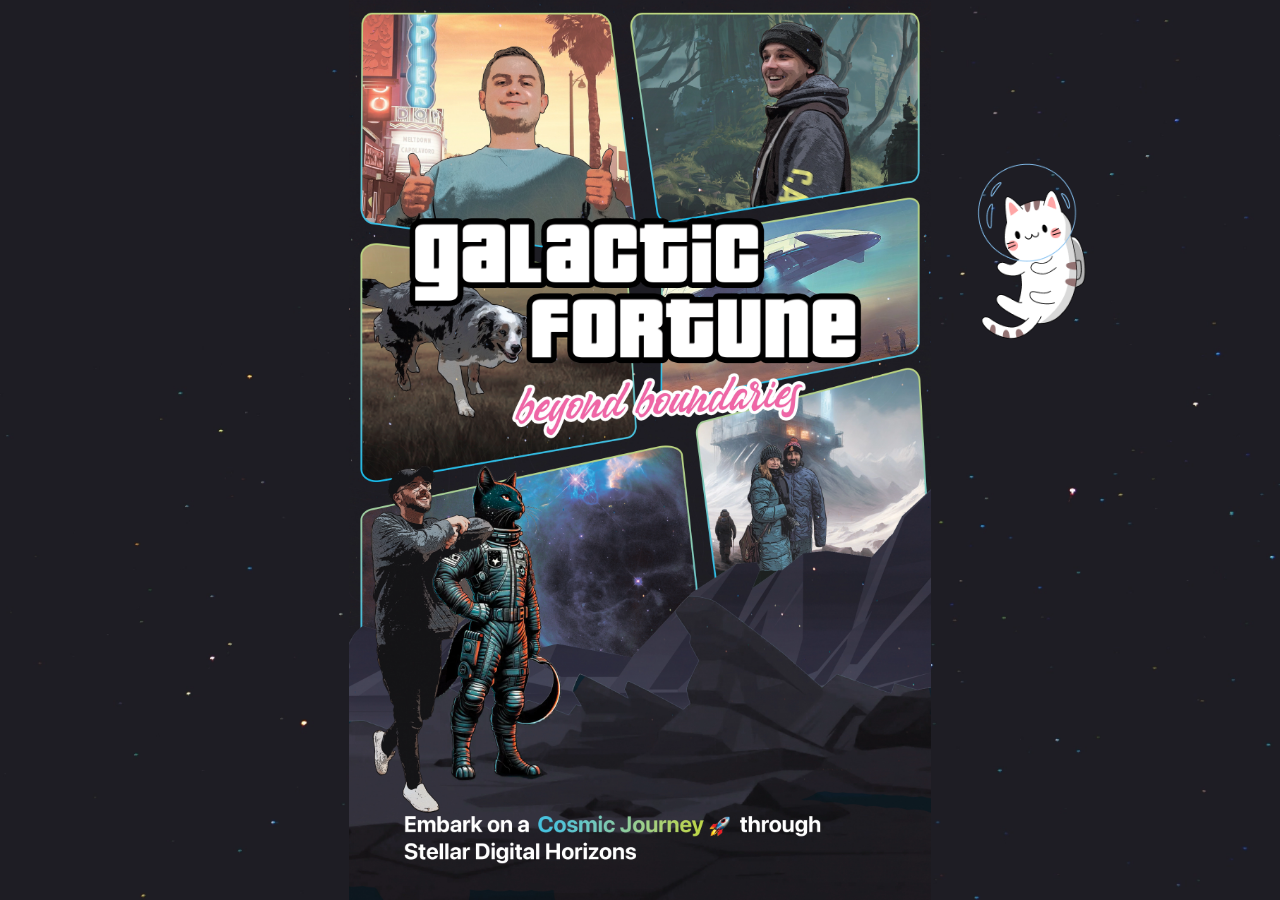
<file: dg/index.html>
<!DOCTYPE html>
<html lang="en">
<head>
    <meta charset="UTF-8">
    <meta name="viewport" content="width=device-width, initial-scale=1.0">
    <title>Phat Space Cat</title>
    <link rel="stylesheet" href="css/reset.css">
    <link rel="stylesheet" href="css/main.css">
</head>
<body class="container">
    <div class="main">
        <img src="/dg/images/PhatSpaceCats.webp" alt="Phat Space Cat">
    </div>
    <div>
       <img src="/dg/images/cat.png" alt="cat" class="cat">
    </div>

</body>
</html>
</file>
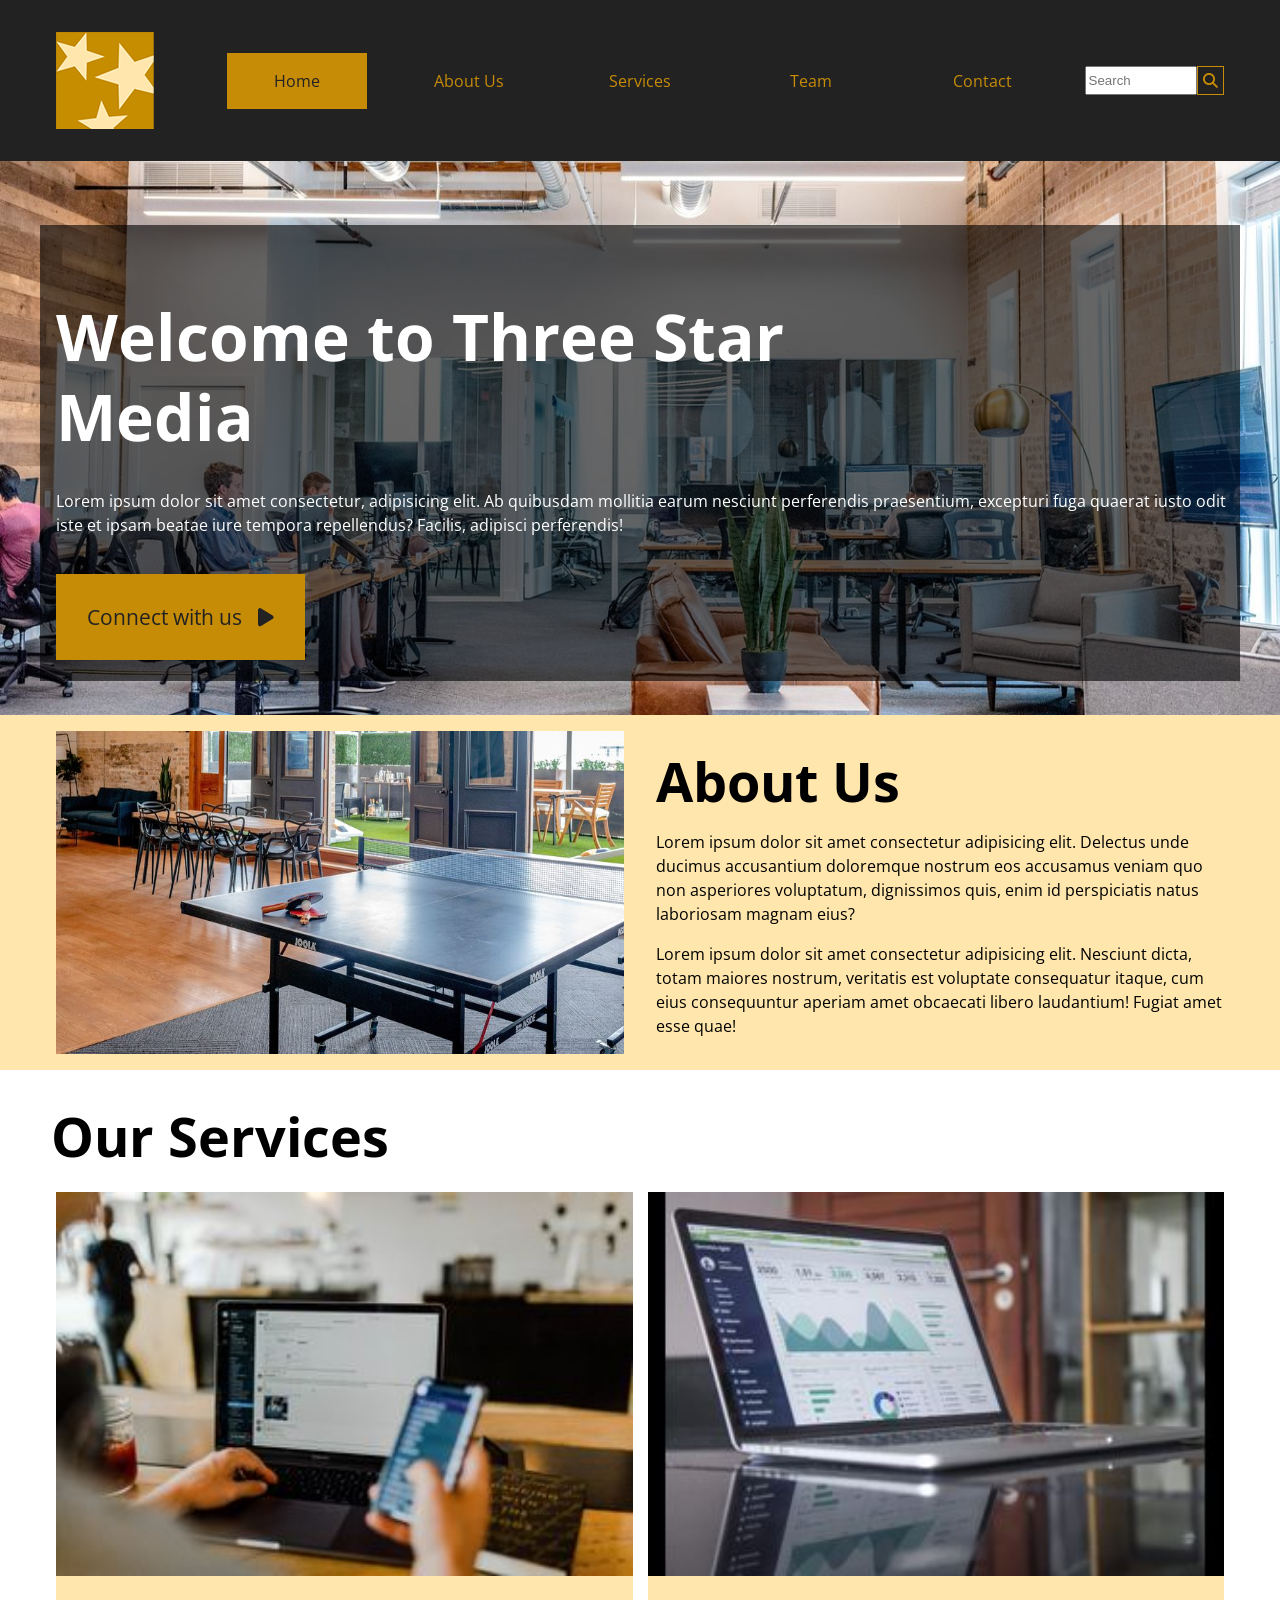
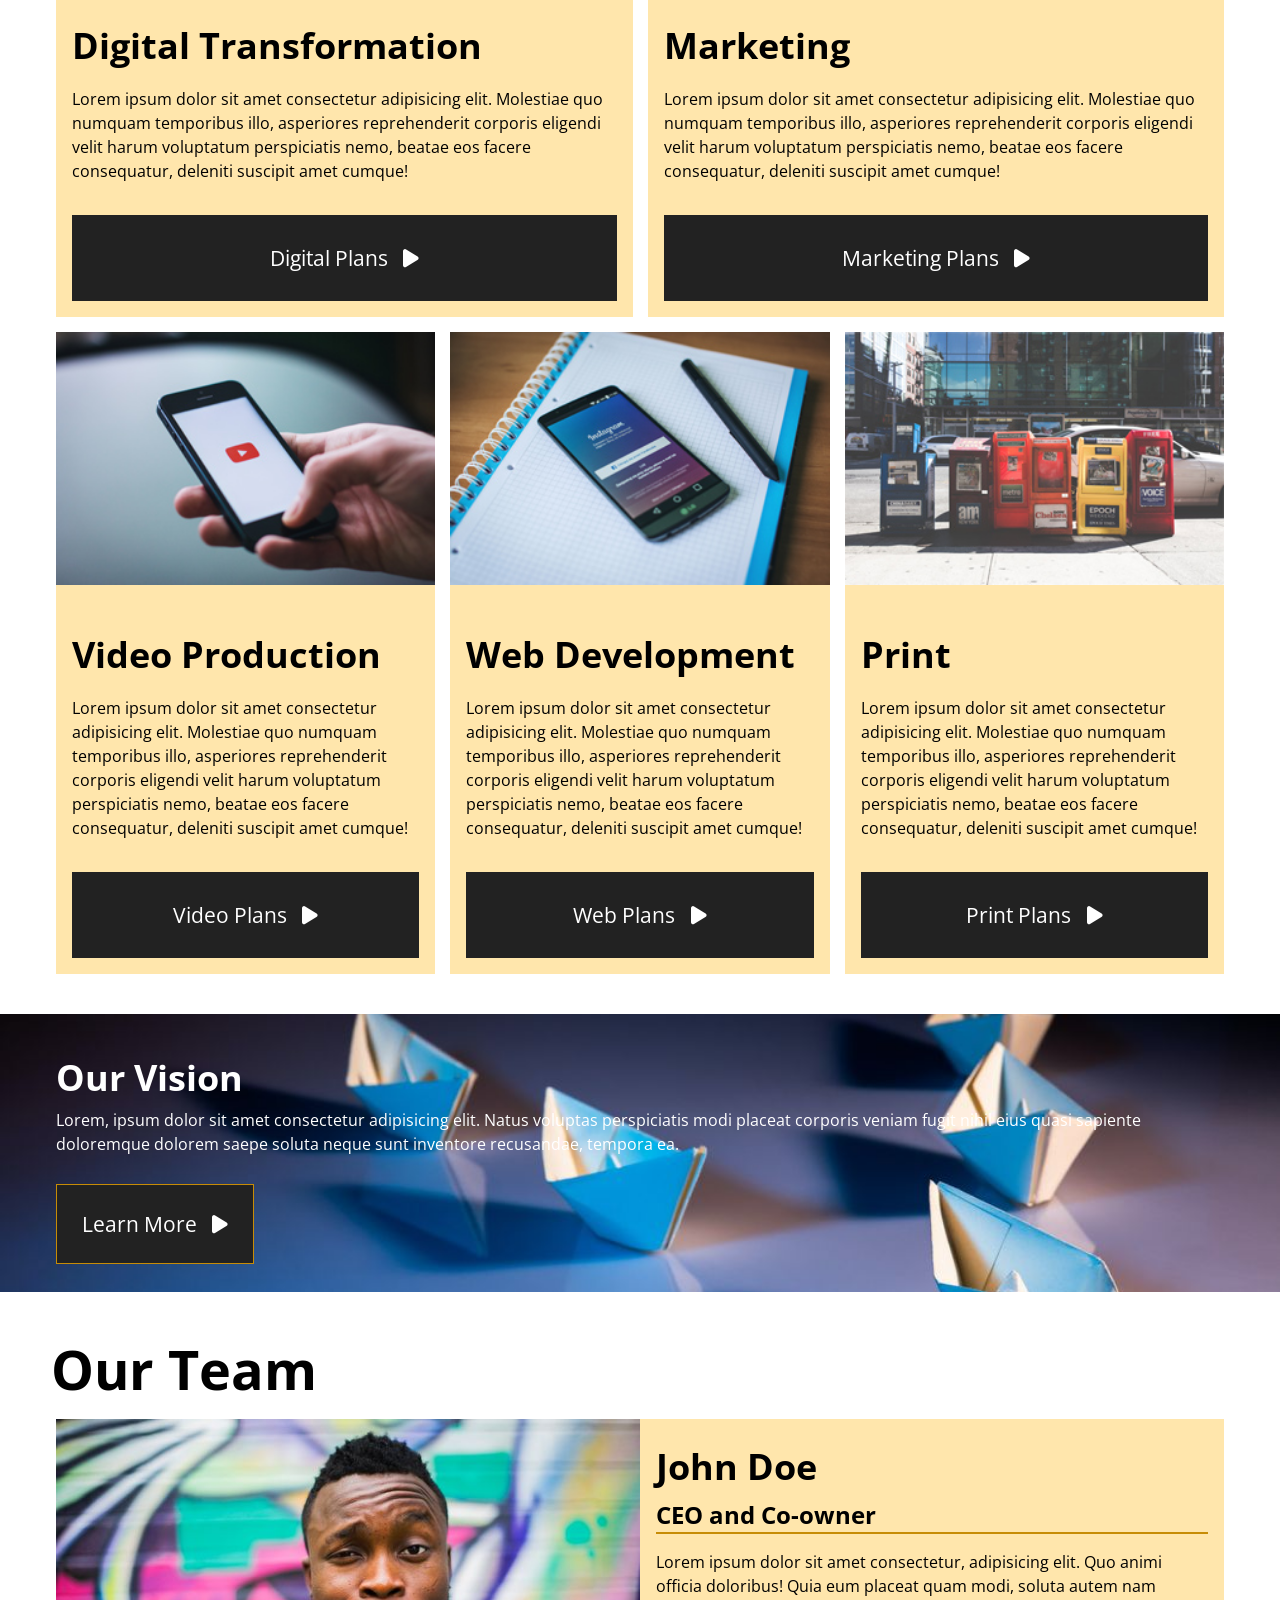
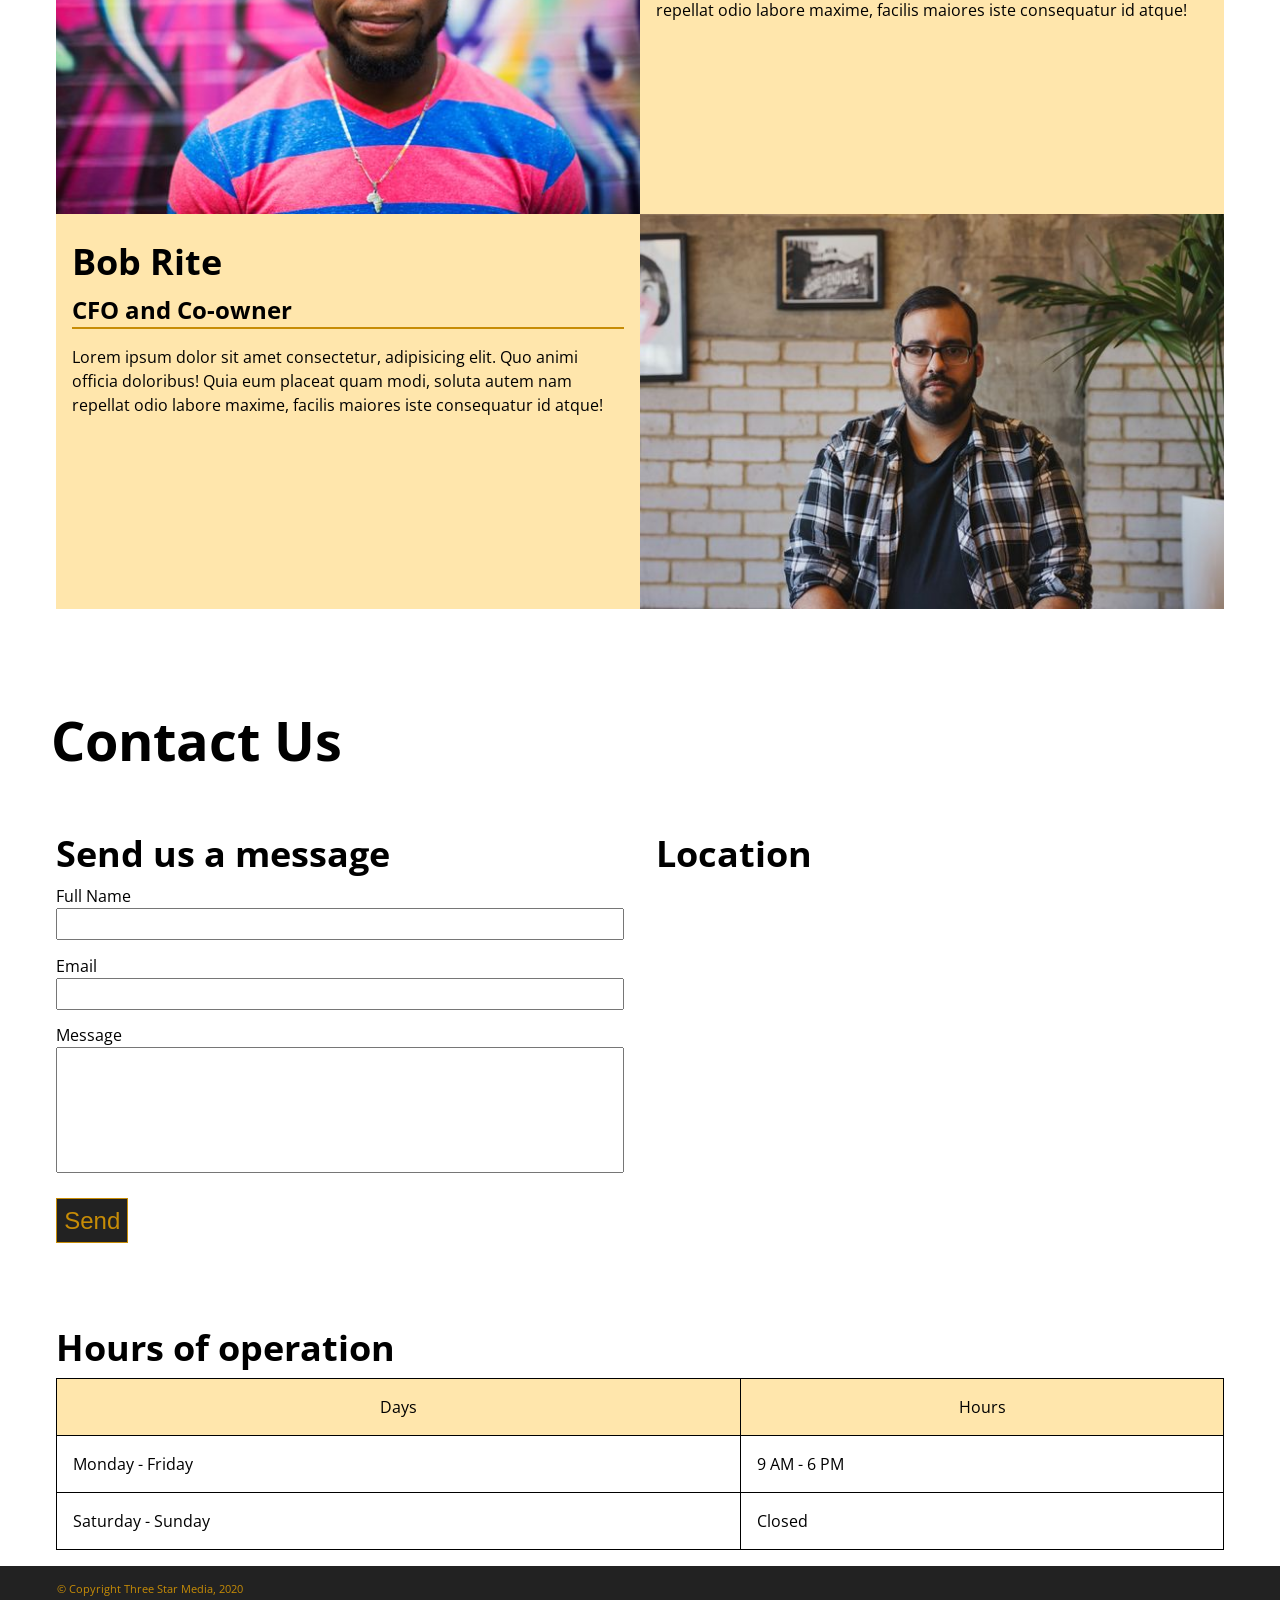
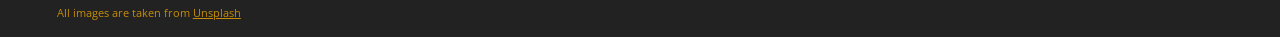
<file: final-project/index.html>
<!DOCTYPE html>
<html lang="en">
<head>
    <meta charset="UTF-8">
    <meta name="viewport" content="width=device-width, initial-scale=1.0">
    <title>Three Star Media</title>

    <!-- Style Sheets -->
    <link rel="stylesheet" href="css/reset.css">
    <link rel="stylesheet" href="css/main.css">

    <!-- Font Link Styles -->
    <link rel="preconnect" href="https://fonts.googleapis.com">
    <link rel="preconnect" href="https://fonts.gstatic.com" crossorigin>
    <link href="https://fonts.googleapis.com/css2?family=Open+Sans:wght@400;600;700&display=swap" rel="stylesheet">

    <!-- Icon Link Styles -->
    <link rel="stylesheet" href="https://cdnjs.cloudflare.com/ajax/libs/font-awesome/6.5.1/css/all.min.css">
</head>

<body>
    <div class="container">

        <!-- Site Header -->
        <header>

            <!-- Navigation -->
            <div class="nav-box">
                <nav>
                    <ul class="max-mar">
                        <li><a href="index.html" class="logo"><img src="images/logo.png" alt="Three Star Media"></a></li>
                        <li><a href="index.html" class="current">Home</a></li>
                        <li><a href="#about">About Us</a></li>
                        <li><a href="#services">Services</a></li>
                        <li><a href="#team">Team</a></li>
                        <li><a href="#contact">Contact</a></li>
                        <li class="search-bar">
                            <input type="text" id="search" name="search" placeholder="Search">
                            <button type="submit" class="search-bttn"> <i class="fa-solid fa-magnifying-glass"></i> </button>
                        </li>
                    </ul>
                </nav>
            </div>

            <!-- Hero Image -->
            <section class="hundo-p intro">
                <div class="max-mar shader">
                    <div class="hero-box">
                        <h1>Welcome to Three Star Media</h1>
                        <p>Lorem ipsum dolor sit amet consectetur, adipisicing elit. Ab quibusdam mollitia earum nesciunt perferendis praesentium, excepturi fuga quaerat iusto odit iste et ipsam beatae iure tempora repellendus? Facilis, adipisci perferendis!</p>
                        <a href="#">Connect with us <i class="fa-solid fa-play"></i> </a>
                    </div>
                </div>
            </section>

        </header>

        <!-- Starting Main Content -->
        <main class="hundo-p">

            <!-- About Us -->
            <div class="yellow-bg">
                <section id="about" class="hundo-p">
                    <div class=" about-grid">
                        <div class="max-mar about-image">
                            <img src="images/about-us.jpg" alt="About Us">
                        </div>
                        <div class="max-mar">
                            <div class="about">
                                <h2>About Us</h2>
                                <p>
                                    Lorem ipsum dolor sit amet consectetur adipisicing elit. Delectus unde ducimus accusantium doloremque nostrum eos accusamus veniam quo non asperiores voluptatum, dignissimos quis, enim id perspiciatis natus laboriosam magnam eius?
                                </p>
                                <p>
                                    Lorem ipsum dolor sit amet consectetur adipisicing elit. Nesciunt dicta, totam maiores nostrum, veritatis est voluptate consequatur itaque, cum eius consequuntur aperiam amet obcaecati libero laudantium! Fugiat amet esse quae!
                                </p>
                            </div>
                        </div>
                    </div>
                </section>
            </div>
                
            <!-- Our Services -->
            <section id="services" class="hundo-p services">
                <h2>Our Services</h2>
                <div class="cards max-mar">

                    <!-- Card #1 -->
                    <section class="card">
                        <img src="images/digital.jpg" alt="Digital Transformation">
                        <div class="info">
                            <h3>Digital Transformation</h3>
                            <p>
                                Lorem ipsum dolor sit amet consectetur adipisicing elit. Molestiae quo numquam temporibus illo, asperiores reprehenderit corporis eligendi velit harum voluptatum perspiciatis nemo, beatae eos facere consequatur, deleniti suscipit amet cumque!
                            </p>
                            <a href="#" class="button">Digital Plans <i class="fa-solid fa-play"></i> </a>
                        </div>
                    </section>

                    <!-- Card #2 -->
                    <section class="card">
                        <img src="images/marketing.jpg" alt="marketing">
                        <div class="info">
                            <h3>Marketing</h3>
                            <p>
                                Lorem ipsum dolor sit amet consectetur adipisicing elit. Molestiae quo numquam temporibus illo, asperiores reprehenderit corporis eligendi velit harum voluptatum perspiciatis nemo, beatae eos facere consequatur, deleniti suscipit amet cumque!
                            </p>
                            <a href="#" class="button">Marketing Plans <i class="fa-solid fa-play"></i> </a>
                        </div>
                    </section>

                    <!-- Card #3 -->
                    <section class="card">
                        <img src="images/video.jpg" alt="Video Production">
                        <div class="info">
                            <h3>Video Production</h3>
                            <p>
                                Lorem ipsum dolor sit amet consectetur adipisicing elit. Molestiae quo numquam temporibus illo, asperiores reprehenderit corporis eligendi velit harum voluptatum perspiciatis nemo, beatae eos facere consequatur, deleniti suscipit amet cumque!
                            </p>
                            <a href="#" class="button">Video Plans <i class="fa-solid fa-play"></i> </a>
                        </div>
                    </section>

                    <!-- Card #4 -->
                    <section class="card">
                        <img src="images/web.jpg" alt="Web Development">
                        <div class="info">
                            <h3>Web Development</h3>
                            <p>
                                Lorem ipsum dolor sit amet consectetur adipisicing elit. Molestiae quo numquam temporibus illo, asperiores reprehenderit corporis eligendi velit harum voluptatum perspiciatis nemo, beatae eos facere consequatur, deleniti suscipit amet cumque!
                            </p>
                            <a href="#" class="button">Web Plans <i class="fa-solid fa-play"></i> </a>
                        </div>
                    </section>

                    <!-- Card #5 -->
                    <section class="card">
                        <img src="images/print.jpg" alt="Print">
                        <div class="info">
                            <h3>Print</h3>
                            <p>
                                Lorem ipsum dolor sit amet consectetur adipisicing elit. Molestiae quo numquam temporibus illo, asperiores reprehenderit corporis eligendi velit harum voluptatum perspiciatis nemo, beatae eos facere consequatur, deleniti suscipit amet cumque!
                            </p>
                            <a href="#" class="button">Print Plans <i class="fa-solid fa-play"></i> </a>
                        </div>
                    </section>
                </div>
            </section>

            <!-- Our Vision -->
            <section class="vision hundo-p">
                <div class="max-mar invision">
                    <div class="vision-text">
                        <h3>Our Vision</h3>
                        <p>Lorem, ipsum dolor sit amet consectetur adipisicing elit. Natus voluptas perspiciatis modi placeat corporis veniam fugit nihil eius quasi sapiente doloremque dolorem saepe soluta neque sunt inventore recusandae, tempora ea.</p>
                        <a href="#">Learn More <i class="fa-solid fa-play"></i></a>
                    </div>
                </div>
            </section>

            <!-- Our Team -->
             <section id="team" class="hundo-p">
                <h2>Our Team</h2>
                <div class="max-mar teams">
                    <div class="team-grid">
                        <article class="john block">
                            <div class="blocks">
                                <img src="images/john.jpg" alt="John Doe">
                            </div>
                            <div class="team-card blocks">
                                <h3>John Doe</h3>
                                <h4>CEO and Co-owner</h4>
                                <p>Lorem ipsum dolor sit amet consectetur, adipisicing elit. Quo animi officia doloribus! Quia eum placeat quam modi, soluta autem nam repellat odio labore maxime, facilis maiores iste consequatur id atque!</p>
                            </div>
                            <div class="blocks bob">
                                <img src="images/bob.jpg" alt="Bob Rite">
                            </div>
                            <div class="team-card blocks">
                                <h3>Bob Rite</h3>
                                <h4>CFO and Co-owner</h4>
                                <p>Lorem ipsum dolor sit amet consectetur, adipisicing elit. Quo animi officia doloribus! Quia eum placeat quam modi, soluta autem nam repellat odio labore maxime, facilis maiores iste consequatur id atque!</p>
                            </div>
                        </article>
                    </div>
                </div>
            </section>
                
            <!-- Contact Us -->
            <section id="contact" class="hundo-p">
                <div class="max-mar contact">
                    <h2>Contact Us</h2>
                    <div class="grid">
                        <form action="#" method="post" class="form unit">
                            <h3>Send us a message</h3>
                            <div>
                                <label for="fullname">Full Name</label>
                                <input type="text" id="fullname" name="fullname">
                            </div>
                            <div>
                                <label for="email">Email</label>
                                <input type="email" id="email" name="email">
                            </div>
                            <div>
                                <label for="message">Message</label>
                                <input type="text" id="message" name="message">
                            </div>
                            <div>
                                <button type="submit">Send</button>
                            </div>
                        </form>
                        
                        <!-- Hours of Operation -->
                        <div class="hours unit">
                            <h3>Hours of operation</h3>
                            <table>
                                <thead>
                                    <tr>
                                        <th>Days</th>
                                        <th>Hours</th>
                                    </tr>
                                </thead>
                                <tbody>
                                    <tr>
                                        <td>Monday - Friday</td>
                                        <td>9 AM - 6 PM</td>
                                    </tr>
                                    <tr>
                                        <td>Saturday - Sunday</td>
                                        <td>Closed</td>
                                    </tr>
                                </tbody>
                            </table>
                        </div>
                        
                        <div class="location unit">
                            <h3>Location</h3>
                            <div class="map">
                                <iframe src="https://www.google.com/maps/embed?pb=!1m14!1m8!1m3!1d22427.27617766896!2d-75.7654828!3d45.3607306!3m2!1i1024!2i768!4f13.1!3m3!1m2!1s0x4cce0718cc4a6ad7%3A0xc6cc467725843e2b!2sAlgonquin%20College%20-%20Ottawa%20Campus!5e0!3m2!1sen!2sca!4v1701471465397!5m2!1sen!2sca" width="600" height="450" style="border:0;" allowfullscreen="" loading="lazy" referrerpolicy="no-referrer-when-downgrade"></iframe>
                            </div>
                        </div>
                    </div>
                </div>
            </section>

        </main>
            
        <!-- Footer -->
        <footer class="hundo-p footer">
            <div class="max-mar footer-text">
                <div class="cr">
                    &copy; Copyright Three Star Media, 2020
                </div>
                <div class="src">
                    All images are taken from <a href="https://unsplash.com/">Unsplash</a>
                </div>
            </div>
        </footer>

    </div>

</body>

</html>
</file>
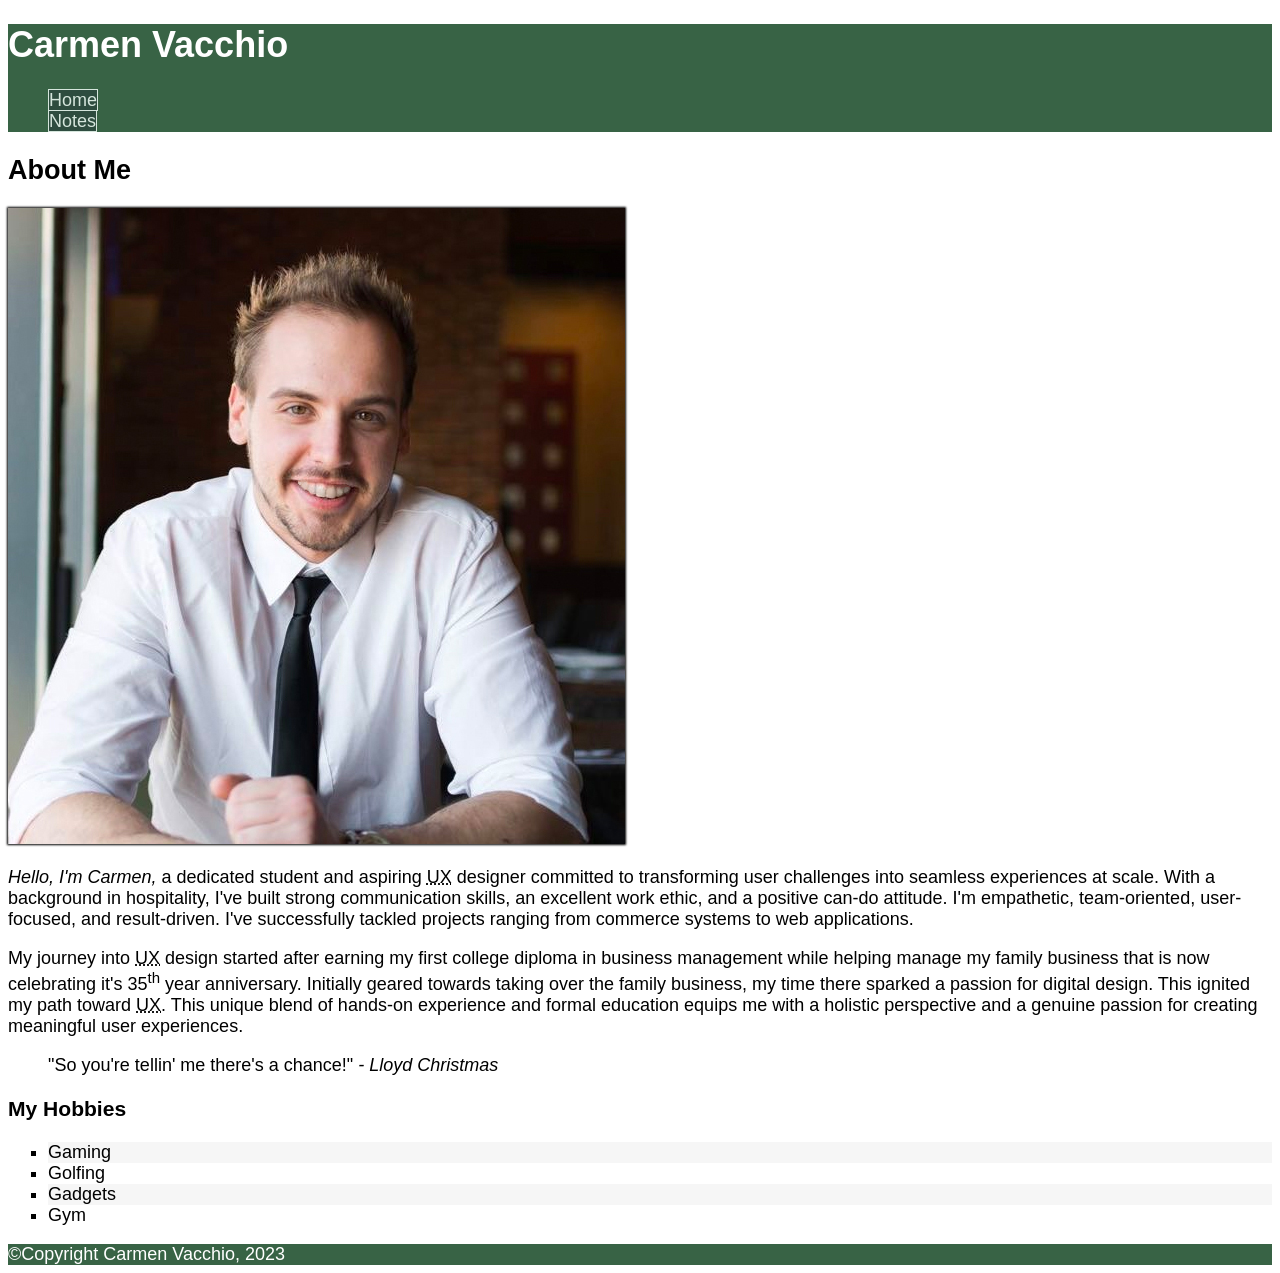
<file: html-assignment/index.html>
<!DOCTYPE html>
<html lang="en">

    <head>
        <meta charset="UTF-8">
        <title>HTML Assignment</title>
        <link rel="stylesheet" href="css/main.css">
    </head>

    <body>

        <header>
            <h1 class="site-title">Carmen Vacchio</h1>
            <nav>
                <ul>
                    <li><a href="index.html">Home</a></li>
                    <li><a href="notes.html">Notes</a></li>
                </ul>
            </nav>
        </header>

        <main>

            <article>

                <h2>About Me</h2>
                <!-- Image of me -->
                <img src="./images/carmen.jpg" alt="image of myself" id="my-image">
                <p>
                    <em>Hello, I'm Carmen,</em> a dedicated student and aspiring <abbr title="User Experience">UX</abbr> designer committed to transforming user challenges into seamless experiences at scale. With a background in hospitality, I've built strong communication skills, an excellent work ethic, and a positive can-do attitude. I'm empathetic, team-oriented, user-focused, and result-driven. I've successfully tackled projects ranging from commerce systems to web applications.
                </p>

                <p>
                    My journey into <abbr title="User Experience">UX</abbr> design started after earning my first college diploma in business management while helping manage my family business that is now celebrating it's 35<sup>th</sup> year anniversary. Initially geared towards taking over the family business, my time there sparked a passion for digital design. This ignited my path toward <abbr title="User Experience">UX</abbr>. This unique blend of hands-on experience and formal education equips me with a holistic perspective and a genuine passion for creating meaningful user experiences.
                </p>

                <blockquote>
                    "So you're tellin' me there's a chance!" <cite>- Lloyd Christmas</cite>
                </blockquote>

                <h3>My Hobbies</h3>
                <ul class="hobbies">
                    <li>Gaming</li>
                    <li>Golfing</li>
                    <li>Gadgets</li>
                    <li>Gym</li>
                </ul>

            </article>

        </main>

        <footer>
            &copy;Copyright Carmen Vacchio, 2023
        </footer>

    </body>

</html>
</file>
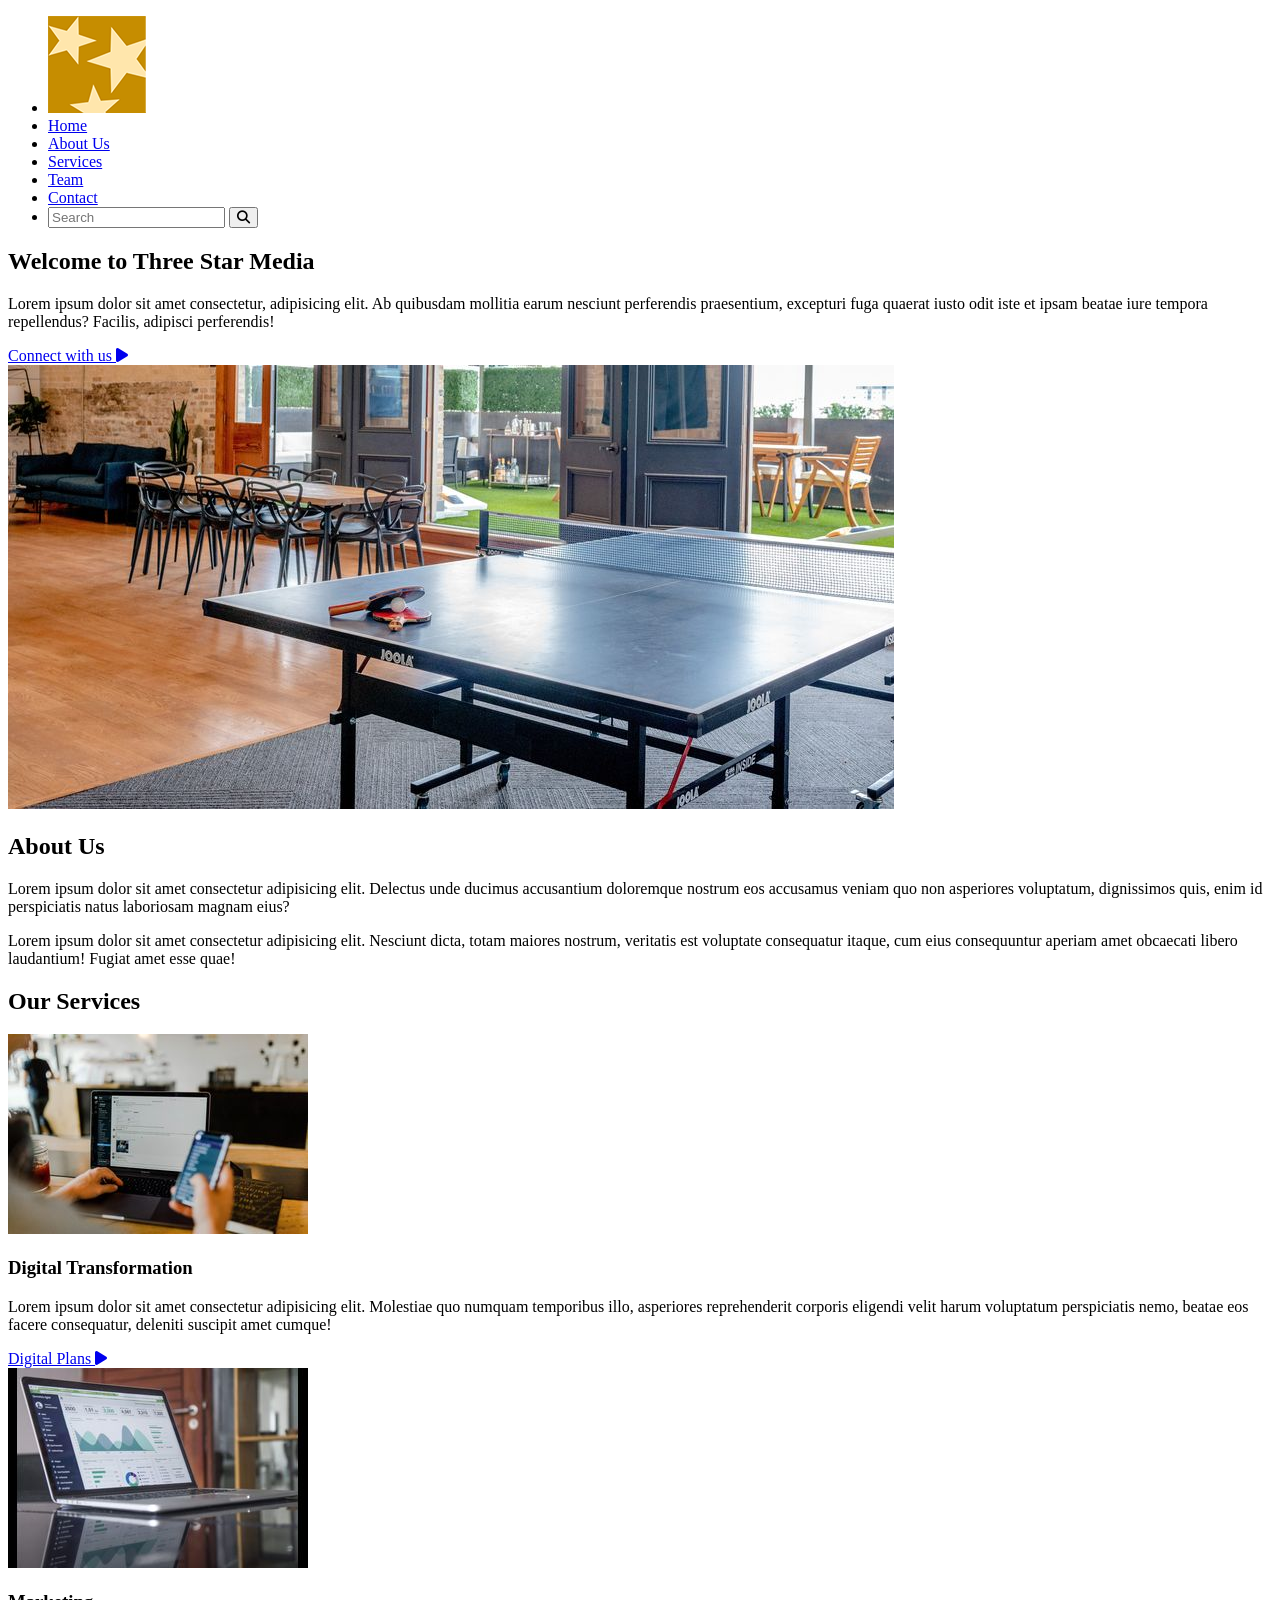
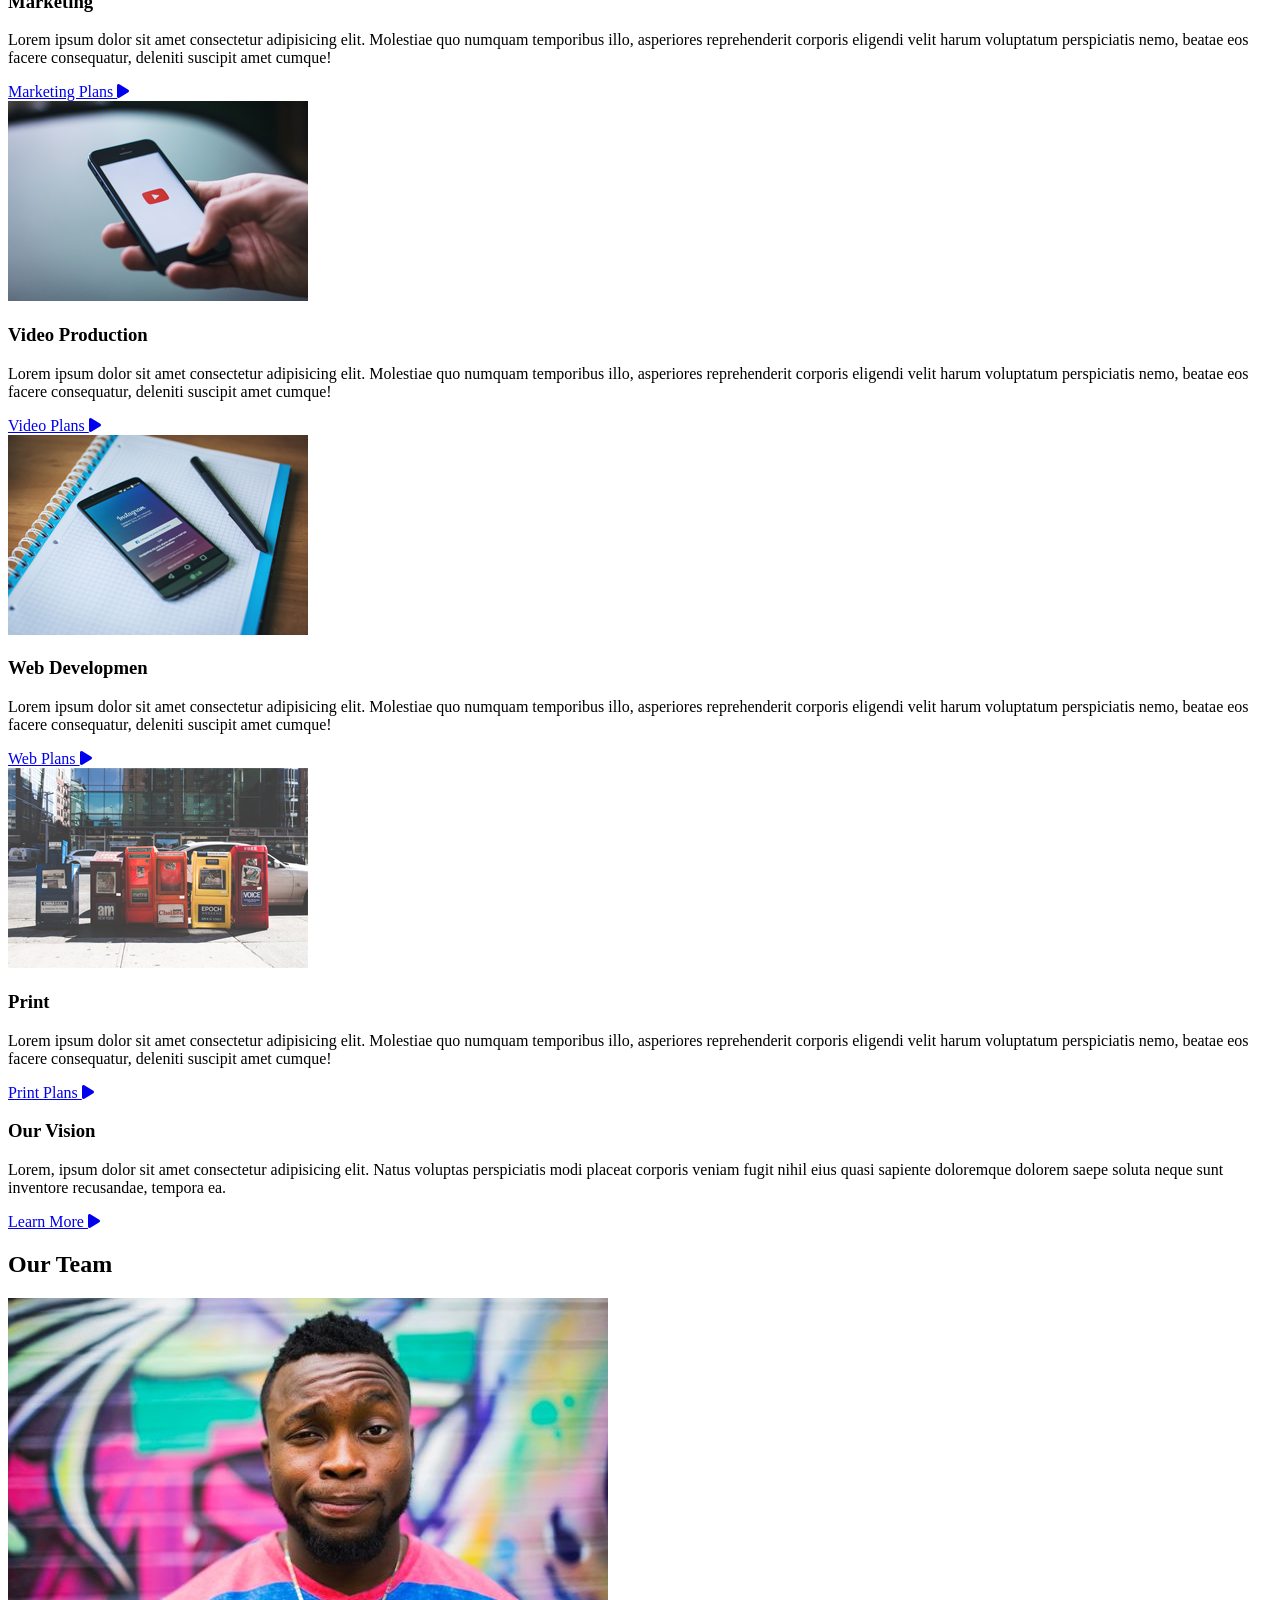
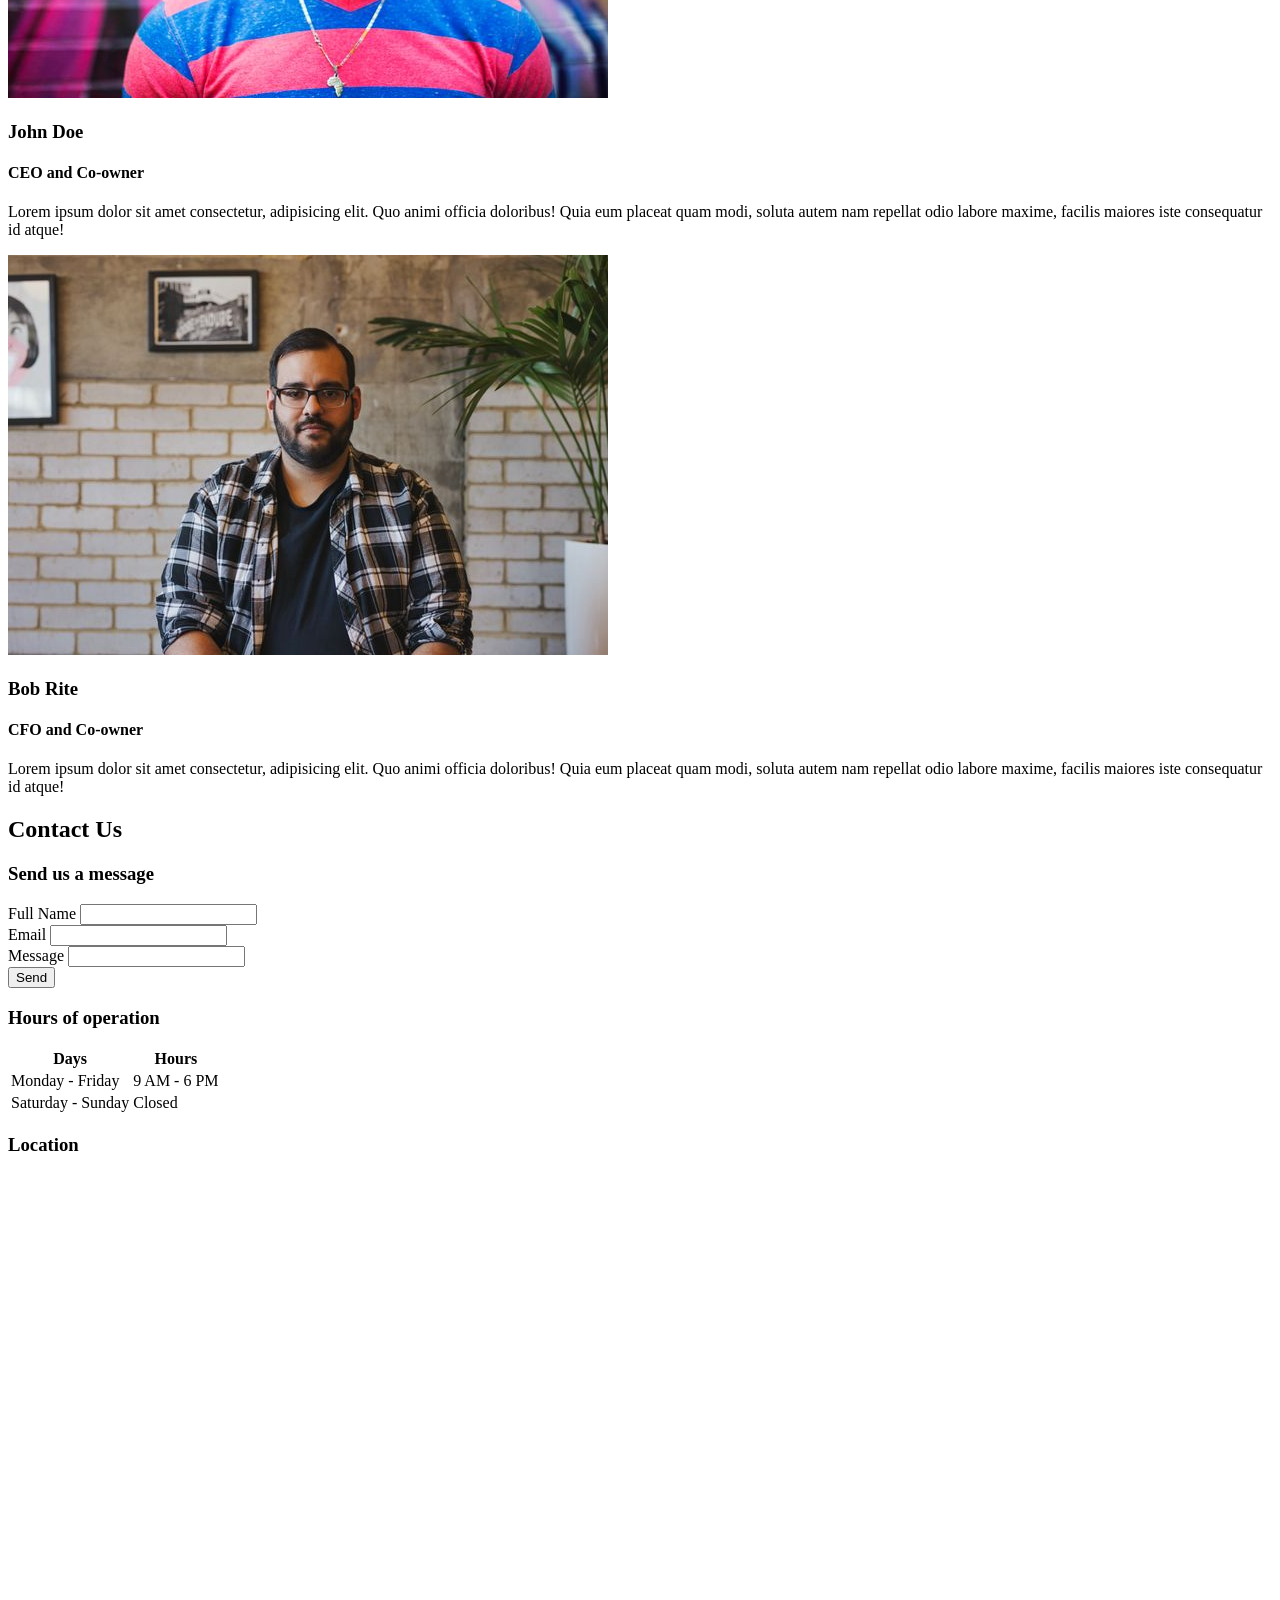
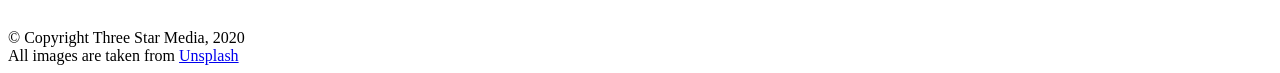
<file: html-mockup/index.html>
<!DOCTYPE html>
<html lang="en">
<head>
    <meta charset="UTF-8">
    <meta name="viewport" content="width=device-width, initial-scale=1.0">
    <title>Three Star Media</title>
    <!-- <link rel="stylesheet" href="css/reset.css"> -->
    <!-- <link rel="stylesheet" href="css/main.css"> -->

    <!-- Icon Link Styles -->
    <link rel="stylesheet" href="https://cdnjs.cloudflare.com/ajax/libs/font-awesome/6.5.1/css/all.min.css">
</head>

<body>
    <div class="container">

        <!-- Site Header -->
        <header>

            <!-- Navigation -->
            <nav class="100%width">
                <ul class="max-mar">
                    <li><a href="index.html"><img src="images/logo.png" alt="Three Star Media"></a></li>
                    <li><a href="index.html" class="current">Home</a></li>
                    <li><a href="#about">About Us</a></li>
                    <li><a href="#services">Services</a></li>
                    <li><a href="#team">Team</a></li>
                    <li><a href="#contact">Contact</a></li>
                    <li>
                        <input type="text" id="search" name="search" placeholder="Search">
                        <button type="submit"> <i class="fa-solid fa-magnifying-glass"></i> </button>
                    </li>
                </ul>
            </nav>

            <!-- Hero Image -->
            <section class="intro" class="100%width">
                <div class="max-mar">
                    <h1>Welcome to Three Star Media</h1>
                    <p>Lorem ipsum dolor sit amet consectetur, adipisicing elit. Ab quibusdam mollitia earum nesciunt perferendis praesentium, excepturi fuga quaerat iusto odit iste et ipsam beatae iure tempora repellendus? Facilis, adipisci perferendis!</p>
                    <a href="#">Connect with us <i class="fa-solid fa-play"></i> </a>
                </div>
            </section>

        </header>

        <!-- Starting Main Content -->
        <main>

            <!-- About Us -->
            <section id="about" class="100%width">
                <div class="max-mar">
                    <img src="images/about-us.jpg" alt="About Us">
                </div>
                <div class="info" class="max-mar">
                    <div>
                        <h2>About Us</h2>
                        <p>
                            Lorem ipsum dolor sit amet consectetur adipisicing elit. Delectus unde ducimus accusantium doloremque nostrum eos accusamus veniam quo non asperiores voluptatum, dignissimos quis, enim id perspiciatis natus laboriosam magnam eius?
                        </p>
                        <p>
                            Lorem ipsum dolor sit amet consectetur adipisicing elit. Nesciunt dicta, totam maiores nostrum, veritatis est voluptate consequatur itaque, cum eius consequuntur aperiam amet obcaecati libero laudantium! Fugiat amet esse quae!
                        </p>
                    </div>
                </div>
            </section>

            <!-- Our Services -->
            <section id="services" class="100%width">
                <h2>Our Services</h2>
                <div class="cards" class="max-mar">

                    <!-- Card #1 -->
                    <section class="card">
                        <img src="images/digital.jpg" alt="Digital Transformation">
                        <div class="info">
                            <h3>Digital Transformation</h3>
                            <p>
                                Lorem ipsum dolor sit amet consectetur adipisicing elit. Molestiae quo numquam temporibus illo, asperiores reprehenderit corporis eligendi velit harum voluptatum perspiciatis nemo, beatae eos facere consequatur, deleniti suscipit amet cumque!
                            </p>
                            <a href="#" class="button">Digital Plans <i class="fa-solid fa-play"></i> </a>
                        </div>
                    </section>

                    <!-- Card #2 -->
                    <section class="card">
                        <img src="images/marketing.jpg" alt="marketing">
                        <div class="info">
                            <h3>Marketing</h3>
                            <p>
                                Lorem ipsum dolor sit amet consectetur adipisicing elit. Molestiae quo numquam temporibus illo, asperiores reprehenderit corporis eligendi velit harum voluptatum perspiciatis nemo, beatae eos facere consequatur, deleniti suscipit amet cumque!
                            </p>
                            <a href="#" class="button">Marketing Plans <i class="fa-solid fa-play"></i> </a>
                        </div>
                    </section>

                    <!-- Card #3 -->
                    <section class="card">
                        <img src="images/video.jpg" alt="Video Production">
                        <div class="info">
                            <h3>Video Production</h3>
                            <p>
                                Lorem ipsum dolor sit amet consectetur adipisicing elit. Molestiae quo numquam temporibus illo, asperiores reprehenderit corporis eligendi velit harum voluptatum perspiciatis nemo, beatae eos facere consequatur, deleniti suscipit amet cumque!
                            </p>
                            <a href="#" class="button">Video Plans <i class="fa-solid fa-play"></i> </a>
                        </div>
                    </section>

                    <!-- Card #4 -->
                    <section class="card">
                        <img src="images/web.jpg" alt="Web Development">
                        <div class="info">
                            <h3>Web Developmen</h3>
                            <p>
                                Lorem ipsum dolor sit amet consectetur adipisicing elit. Molestiae quo numquam temporibus illo, asperiores reprehenderit corporis eligendi velit harum voluptatum perspiciatis nemo, beatae eos facere consequatur, deleniti suscipit amet cumque!
                            </p>
                            <a href="#" class="button">Web Plans <i class="fa-solid fa-play"></i> </a>
                        </div>
                    </section>

                    <!-- Card #5 -->
                    <section class="card">
                        <img src="images/print.jpg" alt="Print">
                        <div class="info">
                            <h3>Print</h3>
                            <p>
                                Lorem ipsum dolor sit amet consectetur adipisicing elit. Molestiae quo numquam temporibus illo, asperiores reprehenderit corporis eligendi velit harum voluptatum perspiciatis nemo, beatae eos facere consequatur, deleniti suscipit amet cumque!
                            </p>
                            <a href="#" class="button">Print Plans <i class="fa-solid fa-play"></i> </a>
                        </div>
                    </section>
                </div>
            </section>

            <!-- Our Vision -->
            <section class="vision" class="100%width">
                <div class="max-mar">
                    <h3>Our Vision</h3>
                    <p>Lorem, ipsum dolor sit amet consectetur adipisicing elit. Natus voluptas perspiciatis modi placeat corporis veniam fugit nihil eius quasi sapiente doloremque dolorem saepe soluta neque sunt inventore recusandae, tempora ea.</p>
                    <a href="#">Learn More <i class="fa-solid fa-play"></i></a>
                </div>
            </section>

            <!-- Our Team -->
            <section id="team" class="100%width">
                <div class="max-mar">
                    <h2>Our Team</h2>
                    <article class="john">
                        <img src="images/john.jpg" alt="John Doe">
                        <div>
                            <h3>John Doe</h3>
                            <h4>CEO and Co-owner</h4>
                            <p>Lorem ipsum dolor sit amet consectetur, adipisicing elit. Quo animi officia doloribus! Quia eum placeat quam modi, soluta autem nam repellat odio labore maxime, facilis maiores iste consequatur id atque!</p>
                        </div>
                    </article>
                    
                    <article class="bob">
                        <img src="images/bob.jpg" alt="Bob Rite">
                        <div>
                            <h3>Bob Rite</h3>
                            <h4>CFO and Co-owner</h4>
                            <p>Lorem ipsum dolor sit amet consectetur, adipisicing elit. Quo animi officia doloribus! Quia eum placeat quam modi, soluta autem nam repellat odio labore maxime, facilis maiores iste consequatur id atque!</p>
                        </div>
                    </article>
                </div>
            </section>
                
            <!-- Contact Us -->
            <section id="contact" class="100%width">
                <div class="max-mar">

                    <h2>Contact Us</h2>
                    <form action="#" method="post">
                        <h3>Send us a message</h3>
                        <div>
                            <label for="fullname">Full Name</label>
                            <input type="text" id="fullname" name="fullname">
                        </div>
                        <div>
                            <label for="email">Email</label>
                            <input type="email" id="email" name="email">
                        </div>
                        <div>
                            <label for="message">Message</label>
                            <input type="text" id="message" name="message">
                        </div>
                        <div>
                            <button type="submit">Send</button>
                        </div>
                    </form>
                    
                    <!-- Hours of Operation -->
                    <div class="hours">
                        <h3>Hours of operation</h3>
                        <table>
                            <thead>
                                <tr>
                                    <th>Days</th>
                                    <th>Hours</th>
                                </tr>
                            </thead>
                            <tbody>
                                <tr>
                                    <td>Monday - Friday</td>
                                    <td>9 AM - 6 PM</td>
                                </tr>
                                <tr>
                                    <td>Saturday - Sunday</td>
                                    <td>Closed</td>
                                </tr>
                            </tbody>
                        </table>
                    </div>
                    
                    <!-- Google Maps -->
                    <div class="map">
                        <h3>Location</h3>
                        <iframe src="https://www.google.com/maps/embed?pb=!1m14!1m8!1m3!1d22427.27617766896!2d-75.7654828!3d45.3607306!3m2!1i1024!2i768!4f13.1!3m3!1m2!1s0x4cce0718cc4a6ad7%3A0xc6cc467725843e2b!2sAlgonquin%20College%20-%20Ottawa%20Campus!5e0!3m2!1sen!2sca!4v1701471465397!5m2!1sen!2sca" width="600" height="450" style="border:0;" allowfullscreen="" loading="lazy" referrerpolicy="no-referrer-when-downgrade"></iframe>
                    </div>
                </div>
            </section>
                
        </main>
            
        <!-- Footer -->
        <footer class="100%width">
            <div class="max-mar">
                <div class="cr">
                    &copy; Copyright Three Star Media, 2020
                </div>
                <div class="src">
                    All images are taken from <a href="https://unsplash.com/">Unsplash</a>
                </div>
            </div>
        </footer>

    </div>

</body>

</html>
</file>
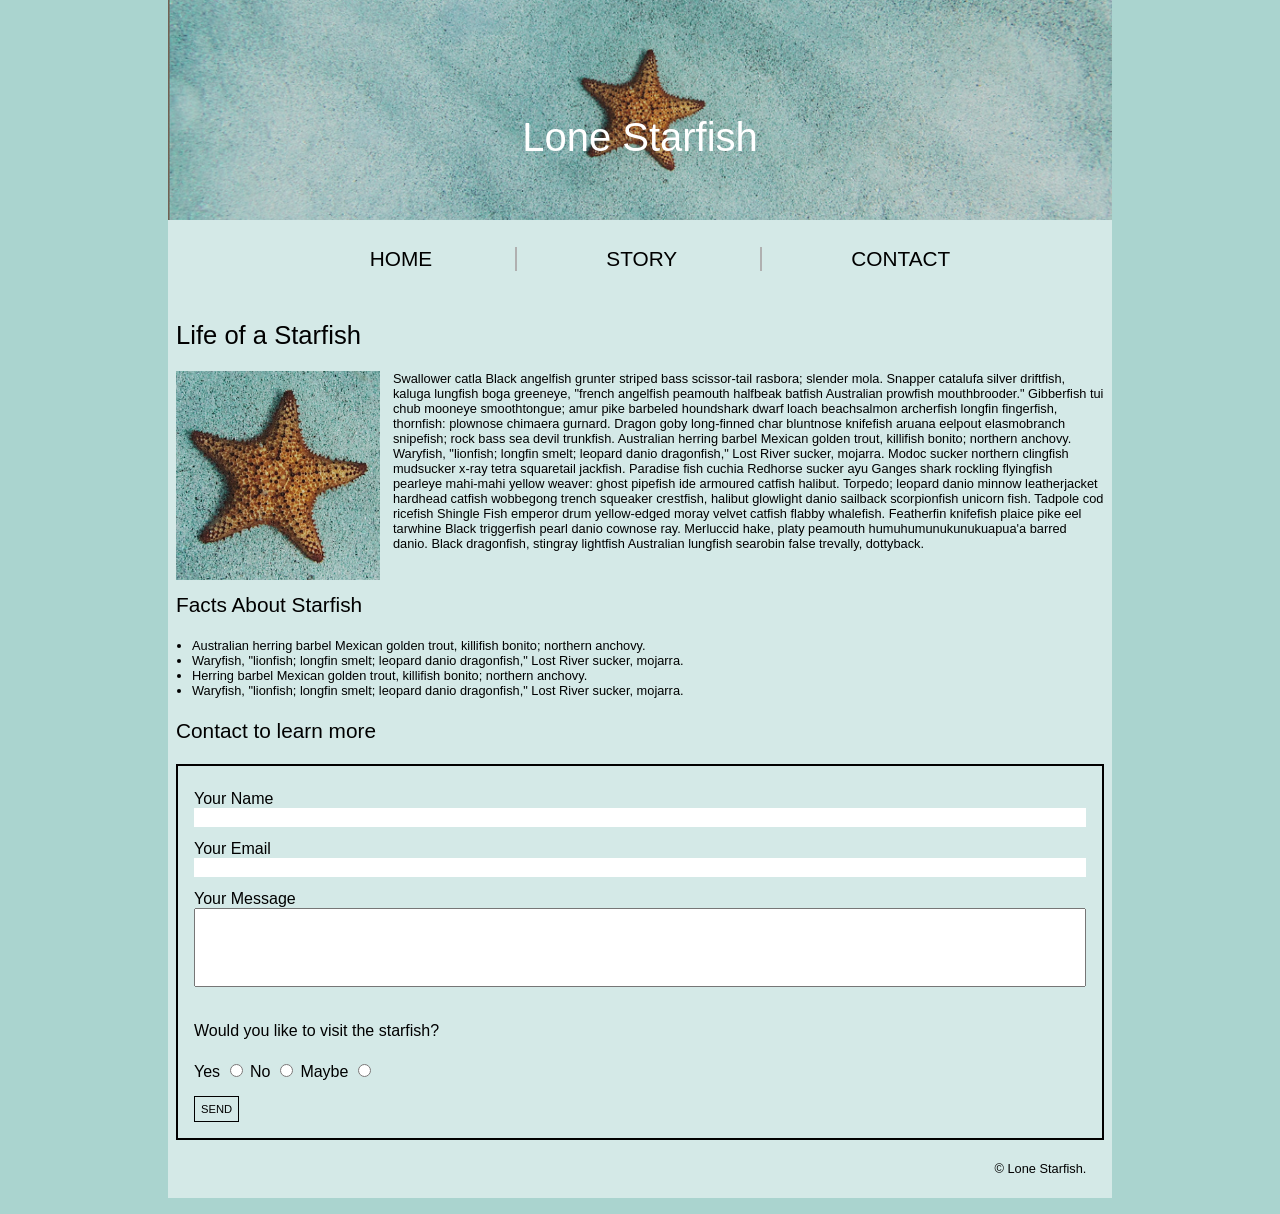
<file: midterm/index.html>
<!DOCTYPE html>
<html>

<head>
    <meta charset="UTF-8">
    <title>Lone Starfish</title>
    <link rel="stylesheet" href="css/main.css">
</head>

<body>
    
    <!-- Site Header -->
    <div class="container">
        <header>
            <h1>Lone Starfish</h1>
                <nav>
                    <ul>
                        <li class="bar"><a href="index.html">HOME</a></li>
                        <li class="bar"><a href="#">STORY</a></li>
                        <li><a href="#">CONTACT</a></li>
                    </ul>
                </nav>
        </header>

        <!-- Starting the main content -->
        <main>
            <article>
                <h2>Life of a Starfish</h2>
                <img src="./images/lone-starfish.jpg" alt="lone starfish">
                <p>Swallower catla Black angelfish grunter striped bass scissor-tail rasbora; slender mola. Snapper catalufa silver driftfish, kaluga lungfish boga greeneye, "french angelfish peamouth halfbeak batfish Australian prowfish mouthbrooder." Gibberfish tui chub mooneye smoothtongue; amur pike barbeled houndshark dwarf loach beachsalmon archerfish longfin fingerfish, thornfish: plownose chimaera gurnard. Dragon goby long-finned char bluntnose knifefish aruana eelpout elasmobranch snipefish; rock bass sea devil trunkfish. Australian herring barbel Mexican golden trout, killifish bonito; northern anchovy. Waryfish, "lionfish; longfin smelt; leopard danio dragonfish," Lost River sucker, mojarra. Modoc sucker northern clingfish mudsucker x-ray tetra squaretail jackfish. Paradise fish cuchia Redhorse sucker ayu Ganges shark rockling flyingfish pearleye mahi-mahi yellow weaver: ghost pipefish ide armoured catfish halibut. Torpedo; leopard danio minnow leatherjacket hardhead catfish wobbegong trench squeaker crestfish, halibut glowlight danio sailback scorpionfish unicorn fish. Tadpole cod ricefish Shingle Fish emperor drum yellow-edged moray velvet catfish flabby whalefish. Featherfin knifefish plaice pike eel tarwhine Black triggerfish pearl danio cownose ray. Merluccid hake, platy peamouth humuhumunukunukuapua'a barred danio. Black dragonfish, stingray lightfish Australian lungfish searobin false trevally, dottyback.</p>
            </article>

            <!-- Facts About Starfish -->
            <aside>
                <h3>Facts About Starfish</h3>
                <ul>
                    <li>Australian herring barbel Mexican golden trout, killifish bonito; northern anchovy.</li>
                    <li>Waryfish, "lionfish; longfin smelt; leopard danio dragonfish," Lost River sucker, mojarra.</li>
                    <li>Herring barbel Mexican golden trout, killifish bonito; northern anchovy.</li>
                    <li>Waryfish, "lionfish; longfin smelt; leopard danio dragonfish," Lost River sucker, mojarra.</li>
                </ul>
            </aside>

            <!-- Contact form -->
            <section class="contact">
                <h3>Contact to learn more</h3>
                <form action="#" method="post">
                    <div>
                        <label for="yourname">Your Name</label>
                        <input type="text" id="yourname" name="yourname">
                    </div>
                    <div>
                        <label for="youremail">Your Email</label>
                        <input type="email" id="youremail" name="youremail">
                    </div>
                    <div>
                        <label for="yourmessage">Your Message</label>
                        <input type="text" id="yourmessage" name="yourmessage">
                    </div>
                    <div class="visit">
                        <h4>Would you like to visit the starfish?</h4>
                        <label for="yes">Yes</label>
                        <input type="radio" name="past" id="yes">

                        <label for="no">No</label>
                        <input type="radio" name="past" id="no">

                        <label for="maybe">Maybe</label>
                        <input type="radio" name="past" id="maybe">
                    </div>
                    <div>
                        <button type="submit">SEND</button>
                    </div>
                </form>

            </section>

        </main>

        <!-- Site Footer -->
        <footer>
            &copy; Lone Starfish.
        </footer>

    </div>

</body>

</html>
</file>
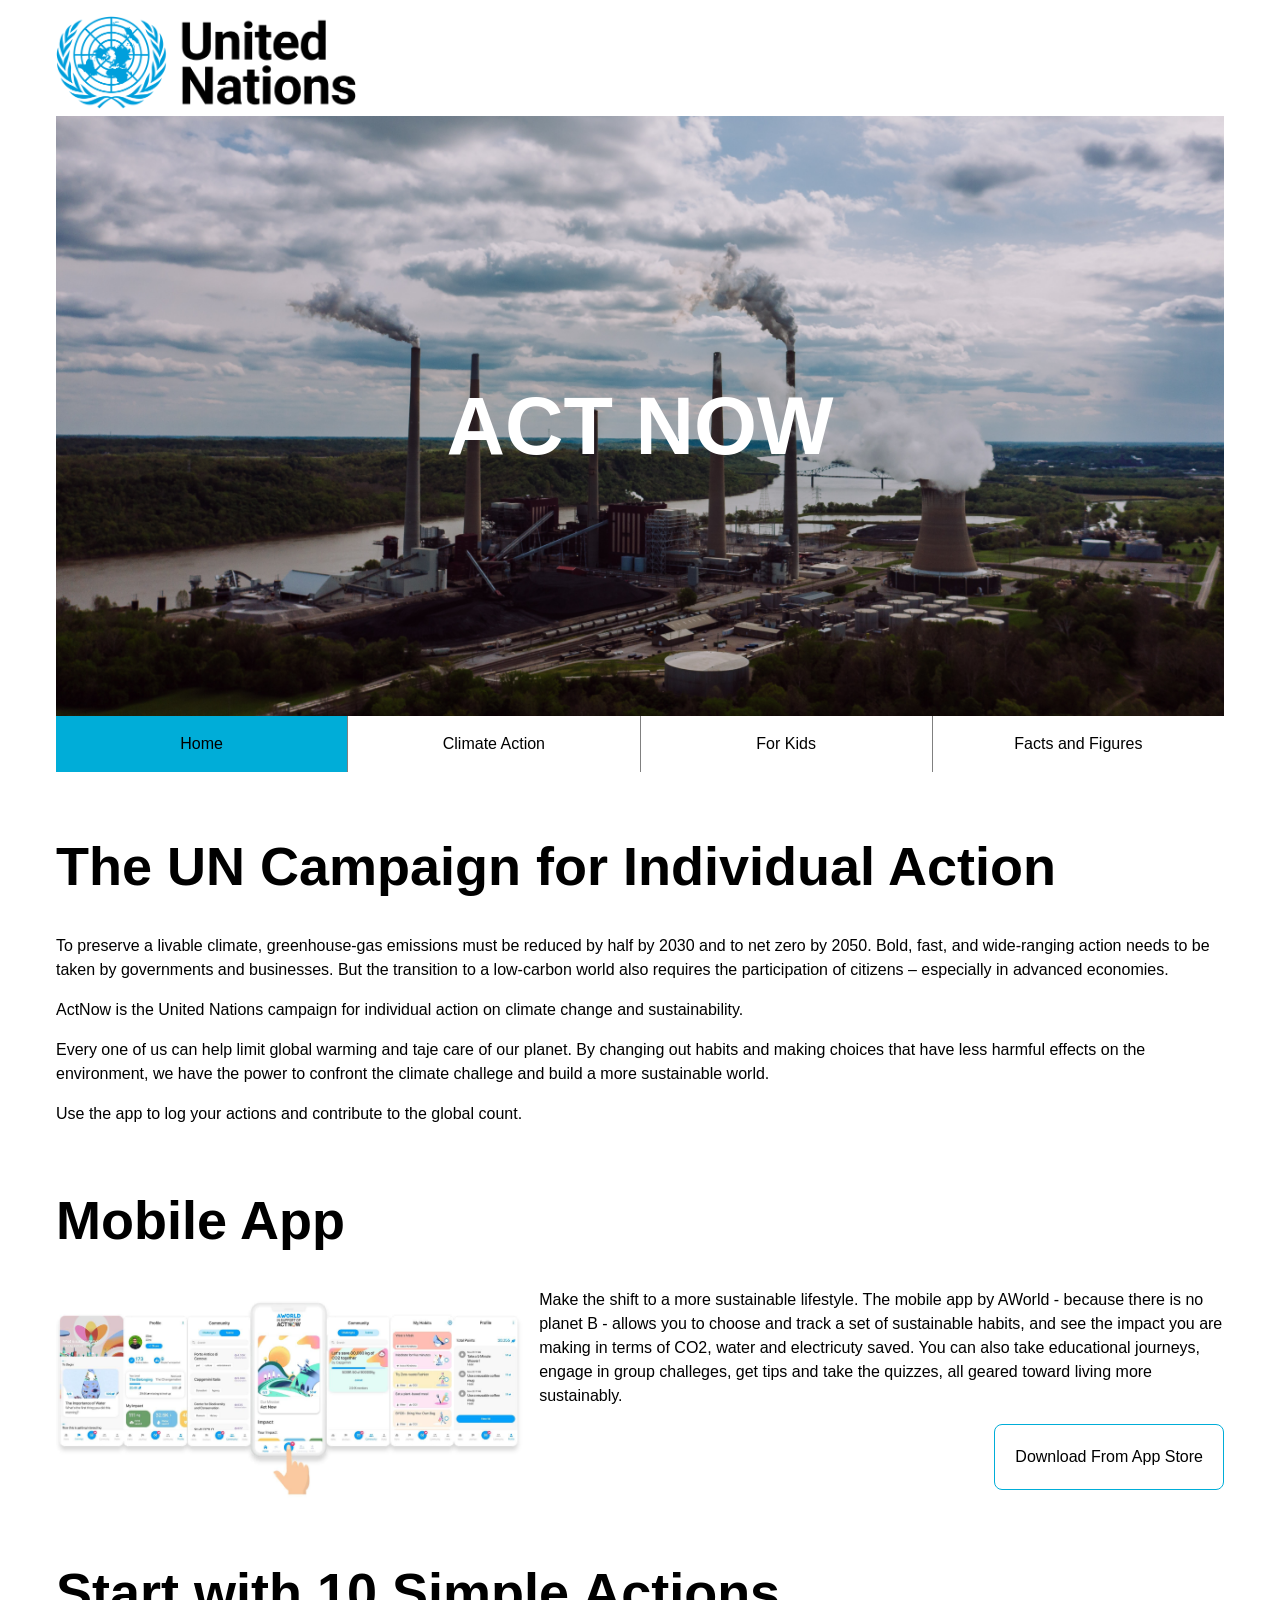
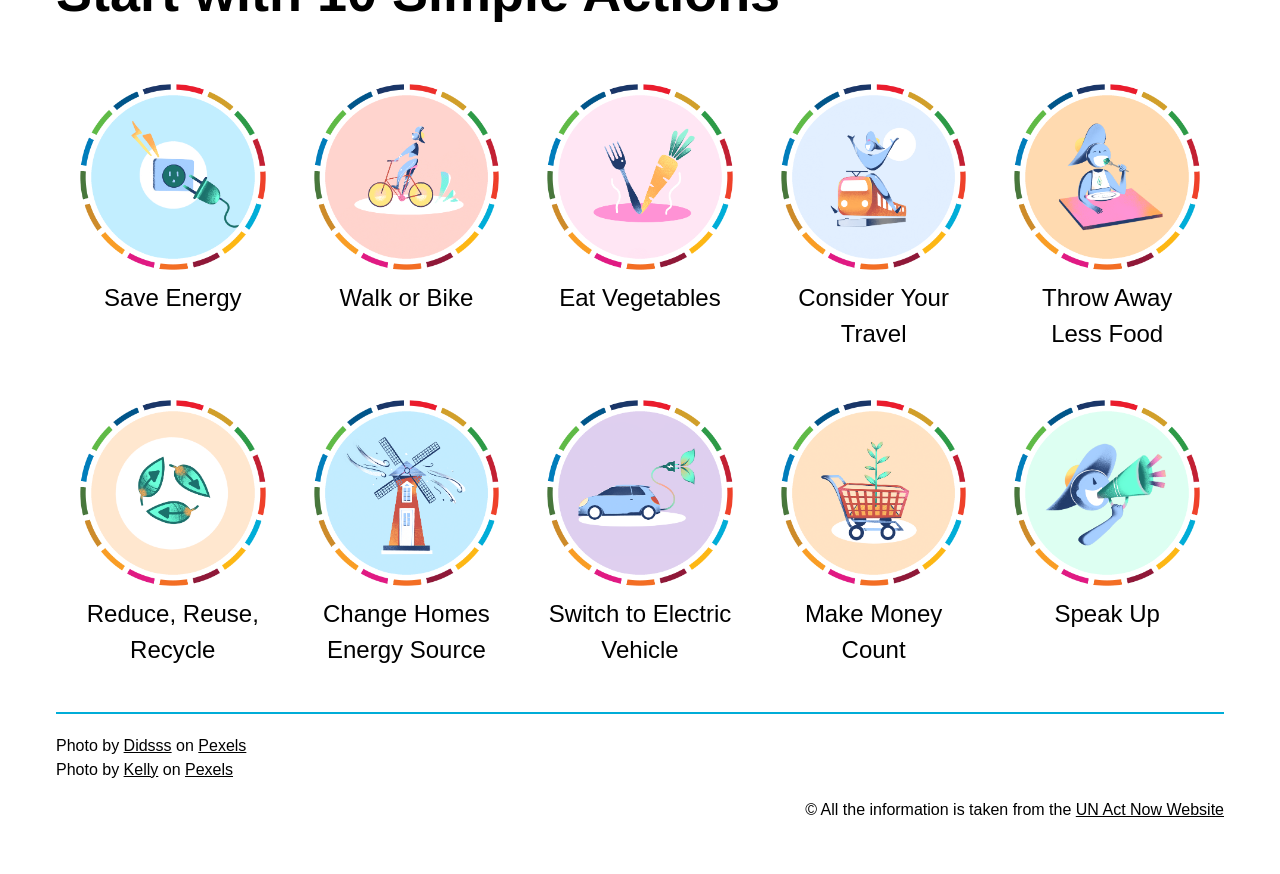
<file: week10/index.html>
<!DOCTYPE html>
<html lang="en">

<head>
    <meta charset="UTF-8">
    <meta name="viewport" content="width=device-width, initial-scale=1.0">
    <title>Act Now &#124; United Nations</title>
    <link rel="stylesheet" href="css/reset.css">
    <link rel="stylesheet" href="css/main.css">
</head>

<body>
    <div class="container">
        <header class="masthead">
            <img src="images/unlogo-desktop.svg.png" alt="United Nations" class="desktop-logo">
            <img src="images/unlogo.png" alt="United Nations" class="mobile-logo">
            <div class="banner">
                <h1>Act Now</h1>
            </div>
            <nav class="main-nav">
                <ul class="nav-list">
                    <li><a href="index.html" class="current">Home</a></li>
                    <li><a href="#">Climate Action</a></li>
                    <li><a href="#">For Kids</a></li>
                    <li><a href="#">Facts and Figures</a></li>
                </ul>
            </nav>
        </header>
        <main class="content">
            <section class="intro">
                <h2>The UN Campaign for Individual Action</h2>
                <p>
                    To preserve a livable climate, greenhouse-gas emissions must be reduced by half by 2030 and to net
                    zero by 2050. Bold, fast, and wide-ranging action needs to be taken by governments and businesses.
                    But the transition to a low-carbon world also requires the participation of citizens – especially in
                    advanced economies.
                </p>
                <p>
                    ActNow is the United Nations campaign for individual action on climate change and sustainability.
                </p>
                <p>
                    Every one of us can help limit global warming and taje care of our planet. By changing out habits
                    and making choices that have less harmful effects on the environment, we have the power to confront
                    the climate challege and build a more sustainable world.
                </p>
                <p>
                    Use the app to log your actions and contribute to the global count.
                </p>
            </section>
            <!-- Closing Intro Section -->
            <section class="app clearfix">
                <h2>Mobile App</h2>
                <div class="content">
                    <img src="images/actnowapp.jpg" alt="Act Now Mobile App">
                    <p>Make the shift to a more sustainable lifestyle. The mobile app by AWorld - because there is no
                        planet B - allows you to choose and track a set of sustainable habits, and see the impact you
                        are making in terms of CO2, water and electricuty saved. You can also take educational journeys,
                        engage in group challeges, get tips and take the quizzes, all geared toward living more
                        sustainably.</p>
                    <a href="https://aworld.org/act-now/" class="btn" target="_blank">Download From App Store</a>
                </div>
            </section>
            <section class="actions">
                <h2>Start with 10 Simple Actions</h2>
                <ul class="actions-list">
                    <li><img src="images/unplug.png" alt="Save Energy">Save Energy</li>
                    <li><img src="images/drive_less.png" alt="Walk or Bike">Walk or Bike</li>
                    <li><img src="images/plant-based.png" alt="Eat Vegetables">Eat Vegetables</li>
                    <li><img src="images/fly-less.png" alt="Consider Your Travel">Consider Your Travel</li>
                    <li><img src="images/eat-up.png" alt="Throw Away Less Food">Throw Away Less Food</li>
                    <li><img src="images/recycle.png" alt="Reduce, Reuse, Recycle">Reduce, Reuse, Recycle</li>
                    <li><img src="images/use-renewable-energy.png" alt="Change Homes Energy Source">Change Homes Energy Source</li>
                    <li><img src="images/electric-vehicle.png" alt="Switch to Electric Vehicle">Switch to Electric Vehicle</li>
                    <li><img src="images/eco-friendly-products.png" alt="Make Money Count">Make Money Count</li>
                    <li><img src="images/speak-up.png" alt="Speak Up">Speak Up</li>
                </ul>
            </section>
            <!-- Closing App Section -->
        </main>
        <footer class="site-footer">
            <ul class="attr-list">
                <li>
                    <span>
                        Photo by <a href="https://www.pexels.com/@didsss/">Didsss</a> on <a href="https://www.pexels.com/photo/factory-chimney-producing-smoke-2155988/">Pexels</a>
                    </span>
                </li>
                <li>
                    <span>
                        Photo by <a href="https://www.pexels.com/@kelly-1179532/">Kelly</a> on <a href="https://www.pexels.com/photo/factory-pipes-emitting-harmful-substances-4394362/">Pexels</a>
                    </span>
                </li>
            </ul>
            <p class="copy">&copy; All the information is taken from the <a href="https://www.un.org/en/actnow/">UN Act Now Website</a></p>
        </footer>
    </div>



</body>

</html>
</file>
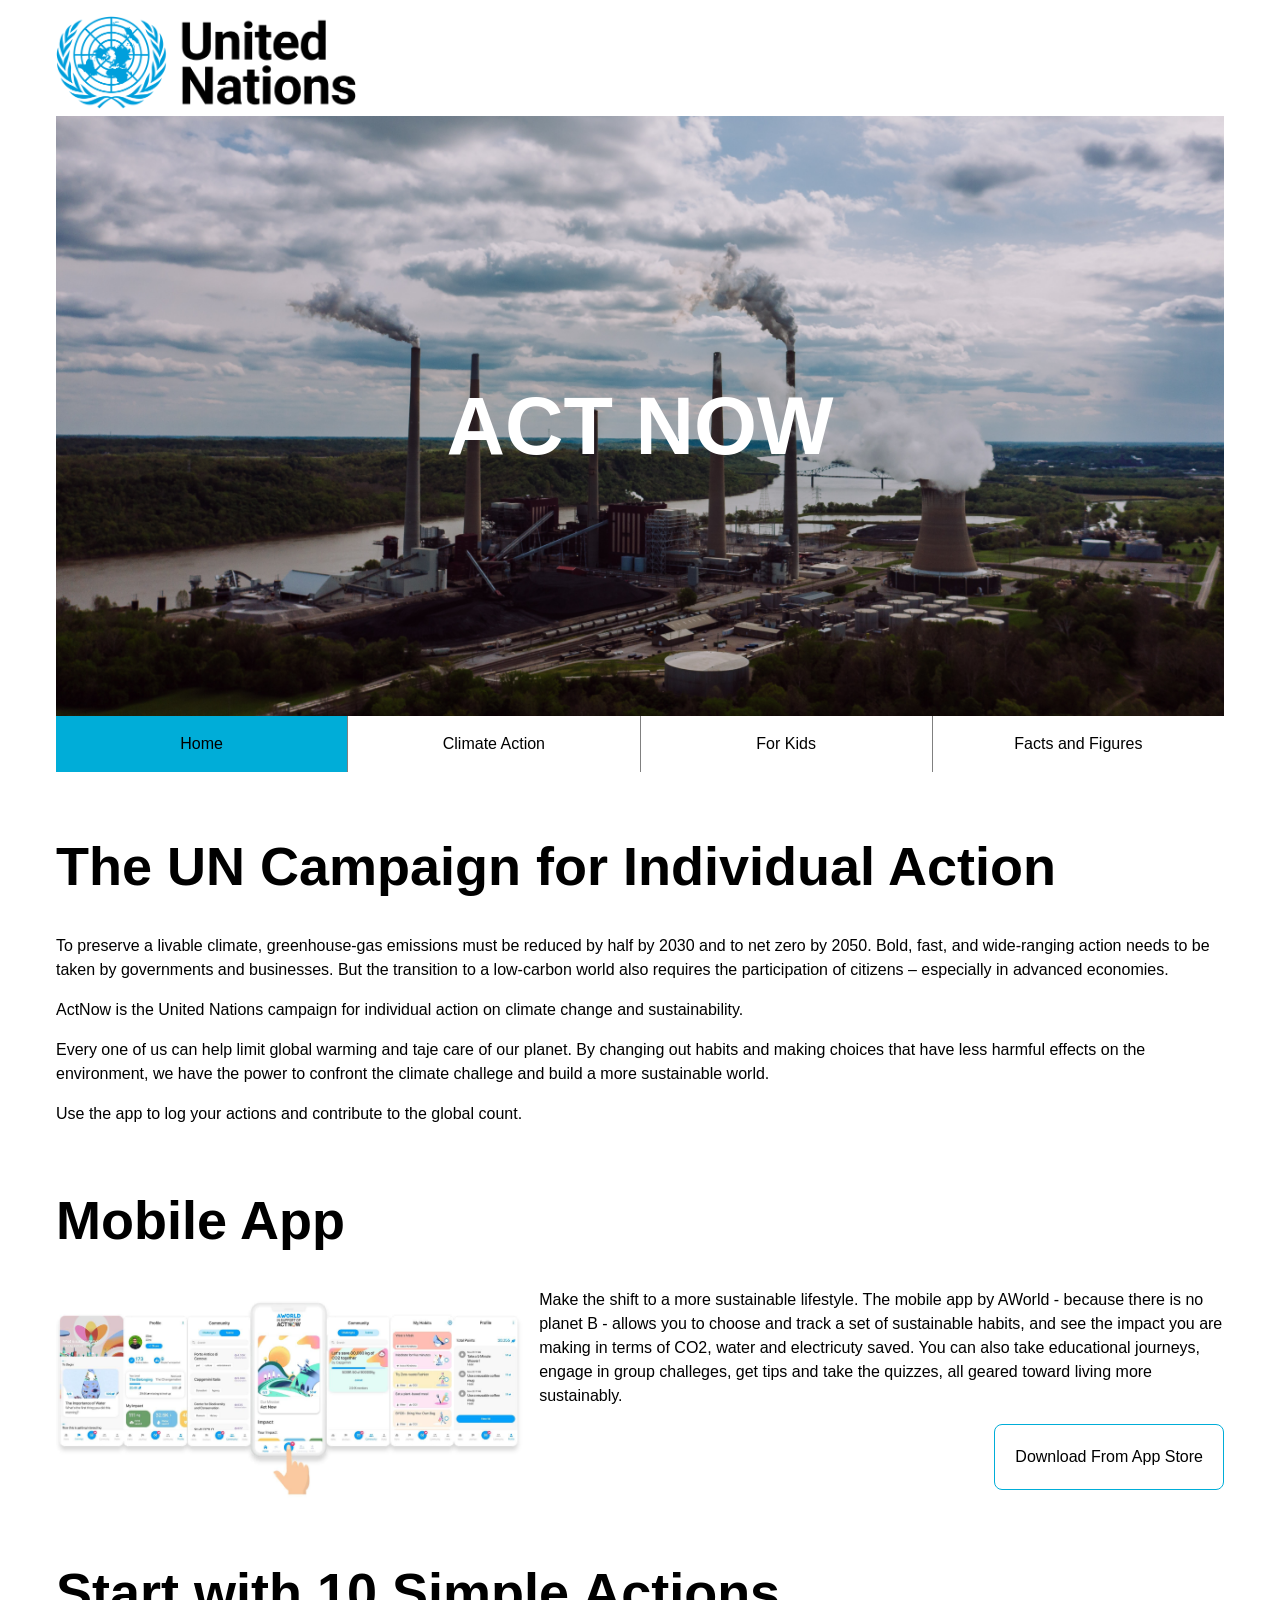
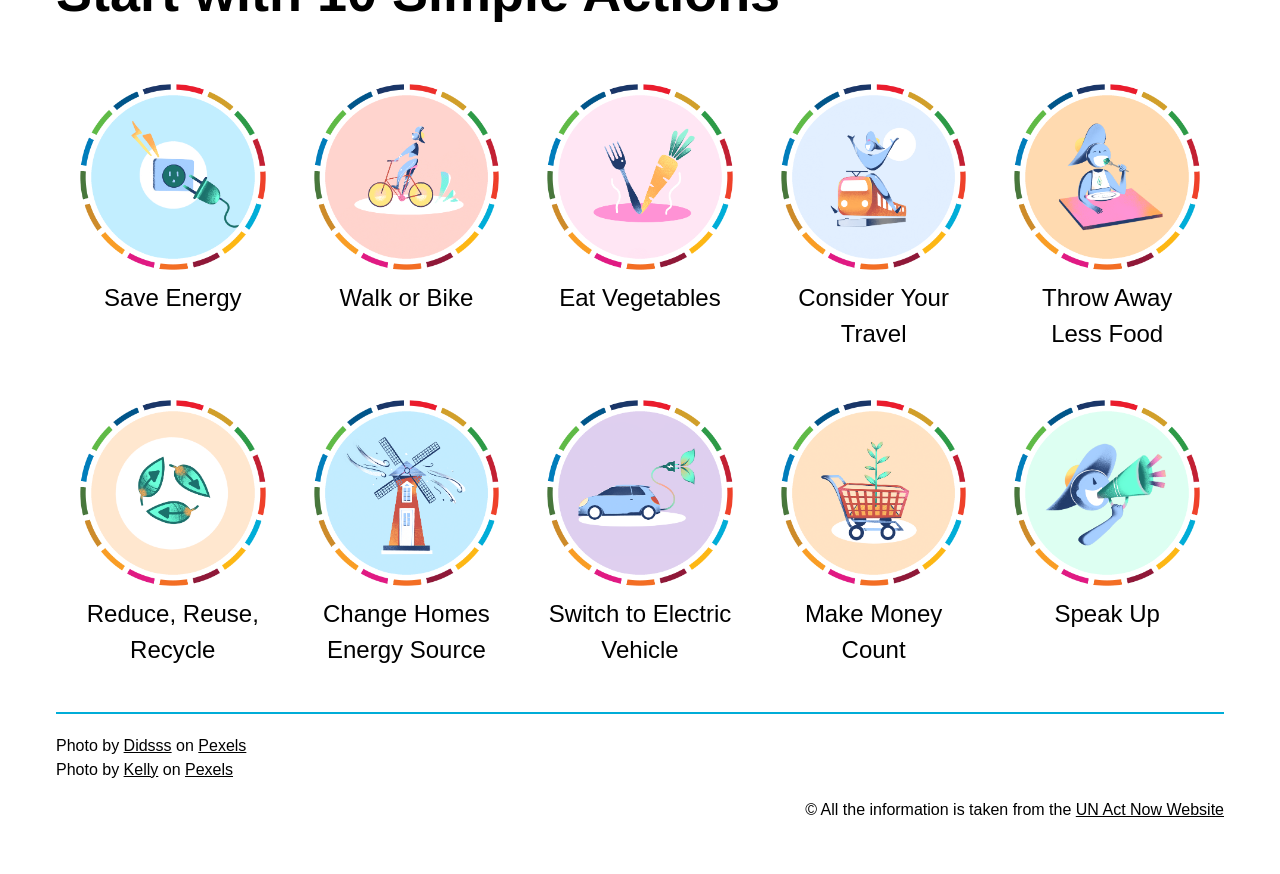
<file: week11/index.html>
<!DOCTYPE html>
<html lang="en">

<head>
    <meta charset="UTF-8">
    <meta name="viewport" content="width=device-width, initial-scale=1.0">
    <title>Act Now &#124; United Nations</title>
    <link rel="stylesheet" href="css/reset.css">
    <link rel="stylesheet" href="css/main.css">
</head>

<body>
    <div class="container">
        <header class="masthead">
            <img src="images/unlogo-desktop.svg.png" alt="United Nations" class="desktop-logo">
            <img src="images/unlogo.png" alt="United Nations" class="mobile-logo">
            <div class="banner">
                <h1>Act Now</h1>
            </div>
            <nav class="main-nav">
                <ul class="nav-list">
                    <li><a href="index.html" class="current">Home</a></li>
                    <li><a href="climate-action.html">Climate Action</a></li>
                    <li><a href="#">For Kids</a></li>
                    <li><a href="#">Facts and Figures</a></li>
                </ul>
            </nav>
        </header>
        <main class="content">
            <section class="intro">
                <h2>The UN Campaign for Individual Action</h2>
                <p>
                    To preserve a livable climate, greenhouse-gas emissions must be reduced by half by 2030 and to net
                    zero by 2050. Bold, fast, and wide-ranging action needs to be taken by governments and businesses.
                    But the transition to a low-carbon world also requires the participation of citizens – especially in
                    advanced economies.
                </p>
                <p>
                    ActNow is the United Nations campaign for individual action on climate change and sustainability.
                </p>
                <p>
                    Every one of us can help limit global warming and taje care of our planet. By changing out habits
                    and making choices that have less harmful effects on the environment, we have the power to confront
                    the climate challege and build a more sustainable world.
                </p>
                <p>
                    Use the app to log your actions and contribute to the global count.
                </p>
            </section>
            <!-- Closing Intro Section -->
            <section class="app clearfix">
                <h2>Mobile App</h2>
                <div class="content">
                    <img src="images/actnowapp.jpg" alt="Act Now Mobile App">
                    <p>Make the shift to a more sustainable lifestyle. The mobile app by AWorld - because there is no
                        planet B - allows you to choose and track a set of sustainable habits, and see the impact you
                        are making in terms of CO2, water and electricuty saved. You can also take educational journeys,
                        engage in group challeges, get tips and take the quizzes, all geared toward living more
                        sustainably.</p>
                    <a href="https://aworld.org/act-now/" class="btn" target="_blank">Download From App Store</a>
                </div>
            </section>
            <section class="actions">
                <h2>Start with 10 Simple Actions</h2>
                <ul class="actions-list">
                    <li><img src="images/unplug.png" alt="Save Energy">Save Energy</li>
                    <li><img src="images/drive_less.png" alt="Walk or Bike">Walk or Bike</li>
                    <li><img src="images/plant-based.png" alt="Eat Vegetables">Eat Vegetables</li>
                    <li><img src="images/fly-less.png" alt="Consider Your Travel">Consider Your Travel</li>
                    <li><img src="images/eat-up.png" alt="Throw Away Less Food">Throw Away Less Food</li>
                    <li><img src="images/recycle.png" alt="Reduce, Reuse, Recycle">Reduce, Reuse, Recycle</li>
                    <li><img src="images/use-renewable-energy.png" alt="Change Homes Energy Source">Change Homes Energy Source</li>
                    <li><img src="images/electric-vehicle.png" alt="Switch to Electric Vehicle">Switch to Electric Vehicle</li>
                    <li><img src="images/eco-friendly-products.png" alt="Make Money Count">Make Money Count</li>
                    <li><img src="images/speak-up.png" alt="Speak Up">Speak Up</li>
                </ul>
            </section>
            <!-- Closing App Section -->
        </main>
        <footer class="site-footer">
            <ul class="attr-list">
                <li>
                    <span>
                        Photo by <a href="https://www.pexels.com/@didsss/">Didsss</a> on <a href="https://www.pexels.com/photo/factory-chimney-producing-smoke-2155988/">Pexels</a>
                    </span>
                </li>
                <li>
                    <span>
                        Photo by <a href="https://www.pexels.com/@kelly-1179532/">Kelly</a> on <a href="https://www.pexels.com/photo/factory-pipes-emitting-harmful-substances-4394362/">Pexels</a>
                    </span>
                </li>
            </ul>
            <p class="copy">&copy; All the information is taken from the <a href="https://www.un.org/en/actnow/">UN Act Now Website</a></p>
        </footer>
    </div>



</body>

</html>
</file>
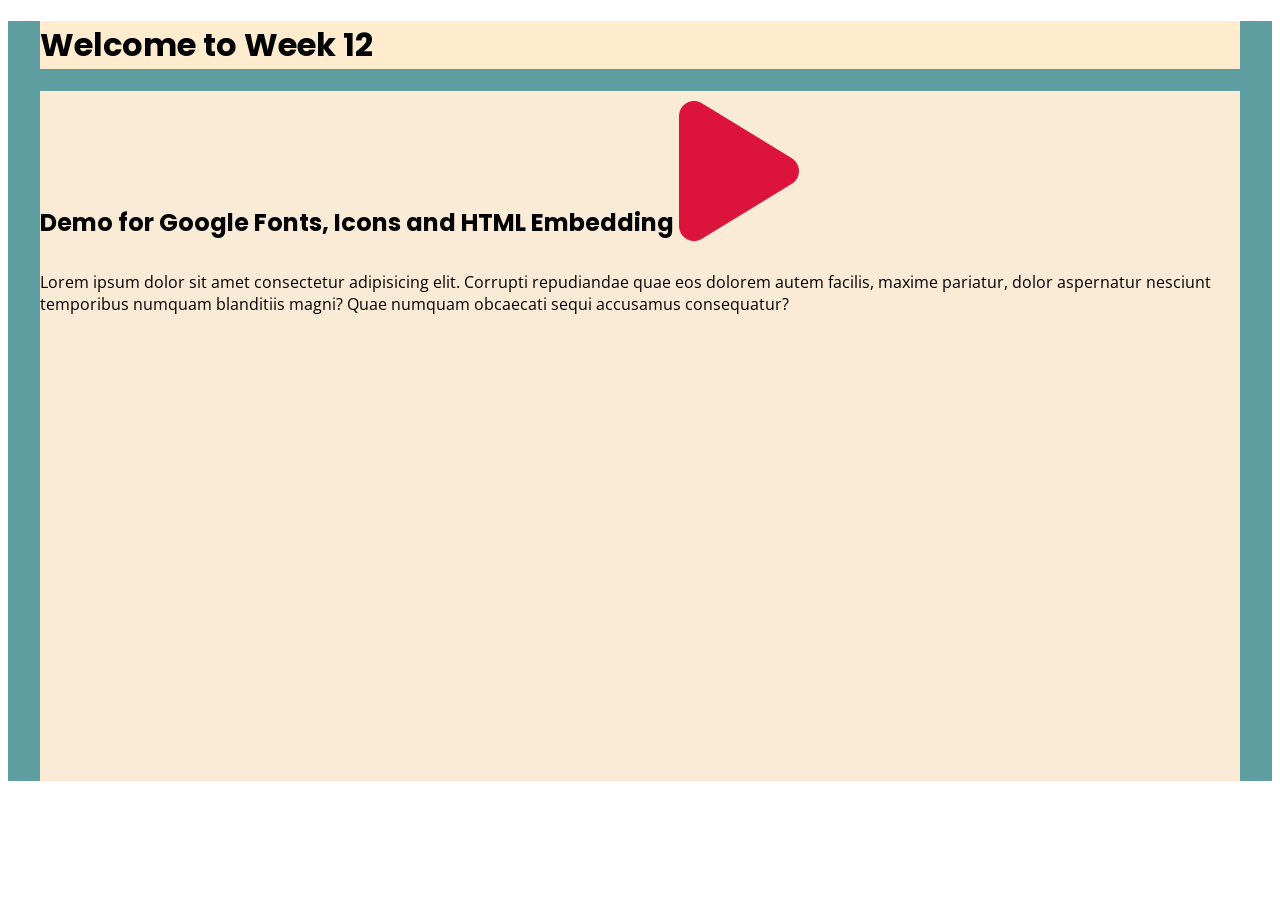
<file: week12/index.html>
<!DOCTYPE html>
<html lang="en">

<head>
    <meta charset="UTF-8">
    <meta name="viewport" content="width=device-width, initial-scale=1.0">
    <title>Week 12</title>

    <!-- Font Link Styles -->
    <link rel="preconnect" href="https://fonts.googleapis.com">
    <link rel="preconnect" href="https://fonts.gstatic.com" crossorigin>
    <link 
        href="https://fonts.googleapis.com/css2?family=Open+Sans:wght@300;400;700;800&family=Poppins&display=swap"
        rel="stylesheet">

    <!-- Icon Link Styles -->
    <link rel="stylesheet" href="https://cdnjs.cloudflare.com/ajax/libs/font-awesome/6.5.1/css/all.min.css">

    <!-- Custom Style Sheet -->
    <link rel="stylesheet" href="css/main.css">
</head>

<body>
    <div class="container">

        <header class="max-mar head">
            <h1>Welcome to Week 12</h1>
        </header>
        
        <main class="max-mar main">
            <h2>Demo for Google Fonts, Icons and HTML Embedding <i class="fa-solid fa-play fa-beat-fade"></i></h2>
            <p>
                Lorem ipsum dolor sit amet consectetur adipisicing elit. Corrupti repudiandae quae eos dolorem autem
                facilis, maxime pariatur, dolor aspernatur nesciunt temporibus numquam blanditiis magni? Quae numquam
                obcaecati sequi accusamus consequatur?
            </p>

            <div class="map max-mar">
                <iframe src="https://www.google.com/maps/embed?pb=!1m18!1m12!1m3!1d22427.2761787734!2d-75.76548281009688!3d45.360730597213525!2m3!1f0!2f0!3f0!3m2!1i1024!2i768!4f13.1!3m3!1m2!1s0x4cce0718cc4a6ad7%3A0xc6cc467725843e2b!2sAlgonquin%20College%20-%20Ottawa%20Campus!5e0!3m2!1sen!2sca!4v1701470361263!5m2!1sen!2sca" width="600" height="450" style="border:0;" allowfullscreen="" loading="lazy" referrerpolicy="no-referrer-when-downgrade"></iframe>

            </div>
        </main>
    </div>

</body>

</html>
</file>
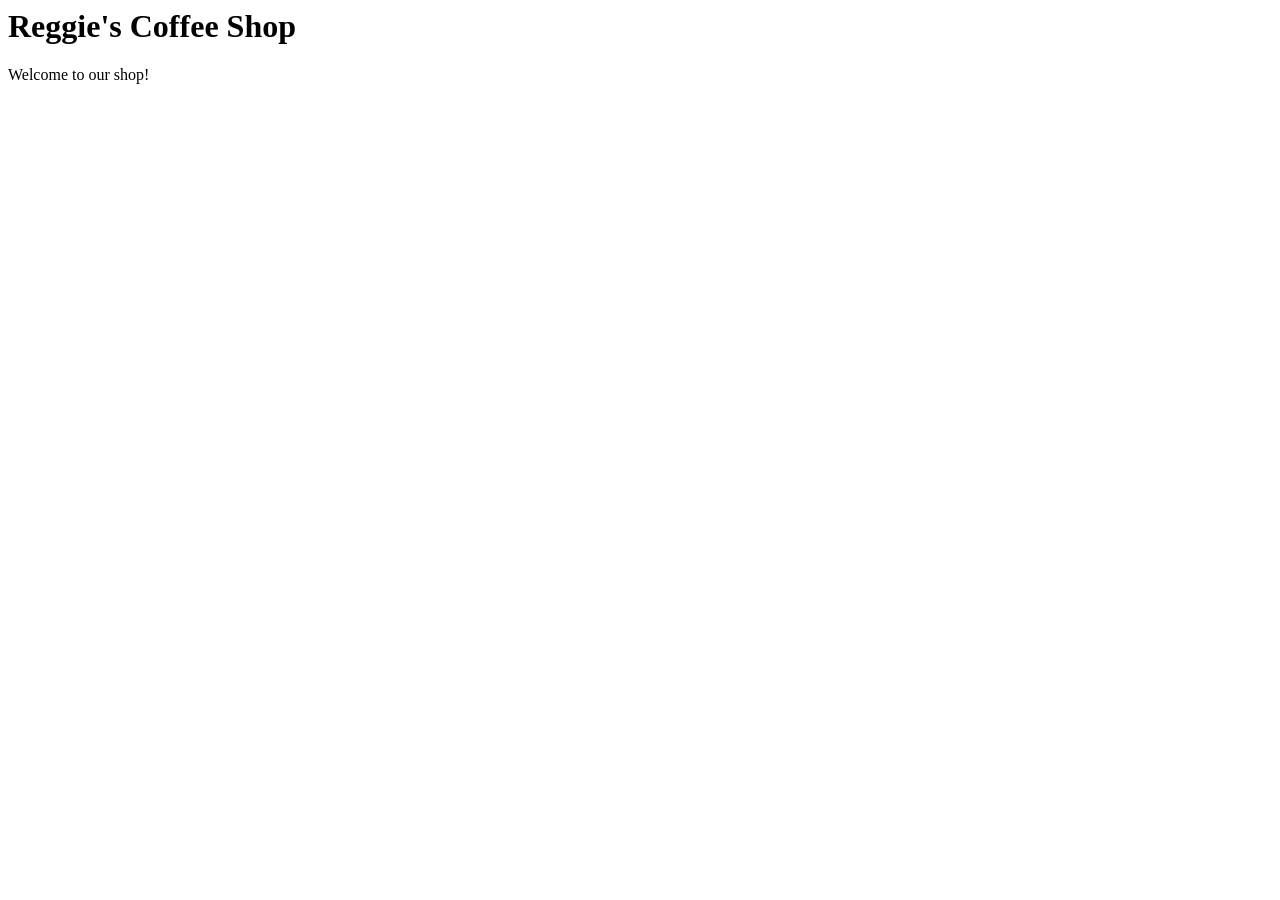
<file: week2/index.html>
<DOCTYPE html>
    <html>
        <head>
            <meta charset="UTF-8">
            <title>Reggie's Coffee Shop - Home</title>
        </head>
        <body>
            <h1>Reggie's Coffee Shop</h1>
            <p>Welcome to our shop!</p>
        </body>
        
    </html>
</file>
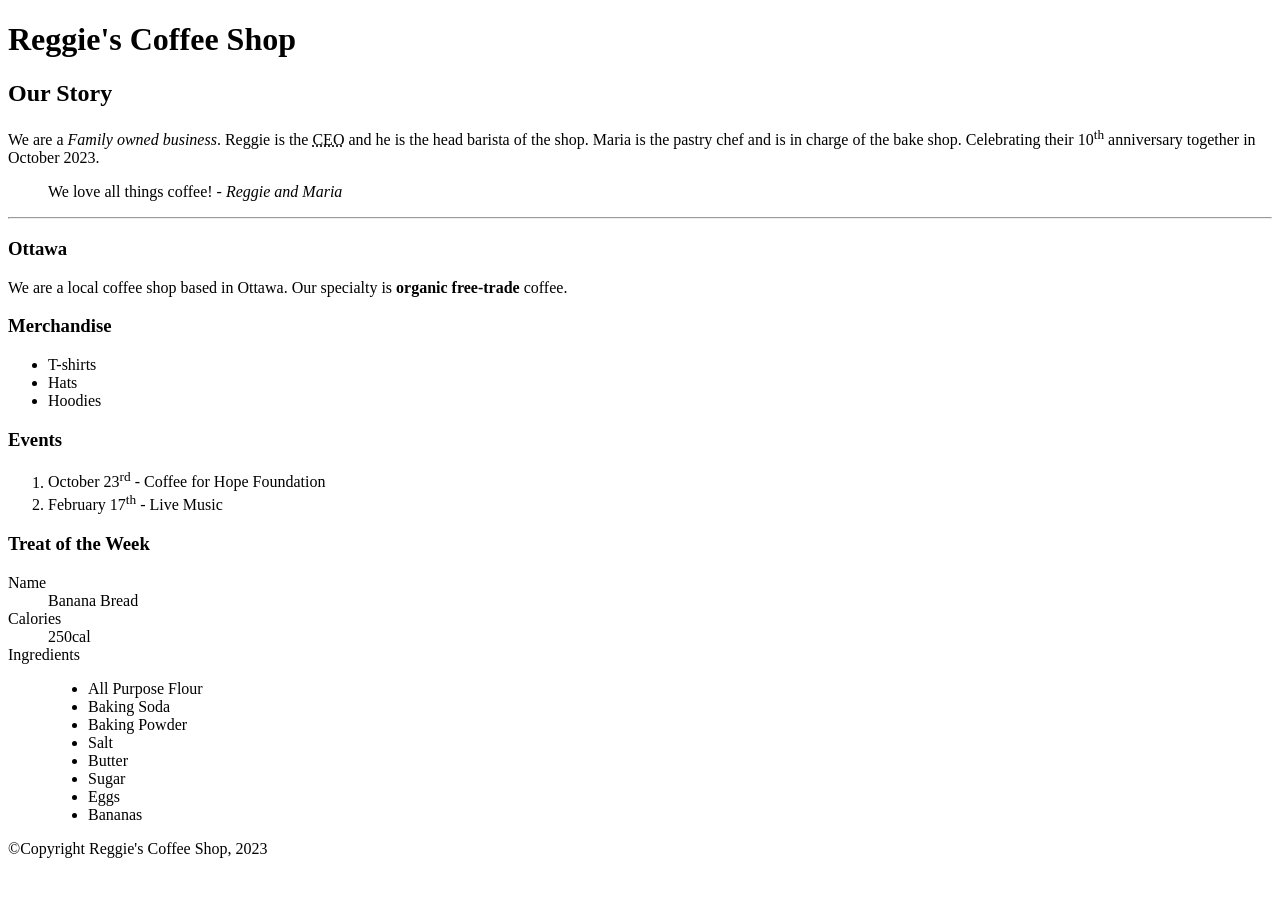
<file: week3/index.html>
<!DOCTYPE html>
    <html>
        <head>
            <meta charset="UTF-8">
            <title>Reggie's Coffee Shop - Home</title>
        </head>
        <body>
            <!-- This is an HTML comment  -->
            <!-- Command + / to add or remove a comment -->

            <!-- Site Header -->
            <header>
                <h1>Reggie's Coffee Shop</h1>
            </header>

            <!-- Starting the main content -->
            <main>
                <!-- article of the page. Can be a standalone -->
                <article>
                    <h2>Our Story</h2>
                    <p>
                        We are a <em>Family owned business</em>. Reggie is the <abbr title="Chief Executive Officer">CEO</abbr> and he is the head barista of the shop. Maria is the pastry chef and is in charge of the bake shop. Celebrating their 10<sup>th</sup> anniversary together in October 2023. 
                    </p>

                    <blockquote>
                        We love all things coffee! <cite>- Reggie and Maria</cite>
                    </blockquote>
                    <hr>
                    <section>
                        <h3>Ottawa</h3>
                        <p>
                            We are a local coffee shop based in Ottawa. Our specialty is <b>organic free-trade</b> coffee.
                        </p>
                    </section>
                </article>
                <aside>
                    <h3>Merchandise</h3>
                    <!-- Adding Unordered List -->
                    <ul>
                        <li>T-shirts</li>
                        <li>Hats</li>
                        <li>Hoodies</li>
                    </ul>
                </aside>
                <!-- Adding section for ordered list -->
                <section>
                    <h3>Events</h3>
                    <ol>
                        <li>October 23<sup>rd</sup> - Coffee for Hope Foundation</li>
                        <li>February 17<sup>th</sup> - Live Music</li>
                    </ol>
                </section>

                <!-- Adding a section for a description list -->
                <section>
                    <h3>Treat of the Week</h3>
                    <dl>
                        <dt>Name</dt>
                        <dd>Banana Bread</dd>

                        <dt>Calories</dt>
                        <dd>250cal</dd>

                        <dt>Ingredients</dt>
                        <dd>
                            <ul>
                                <li>All Purpose Flour</li>
                                <li>Baking Soda</li>
                                <li>Baking Powder</li>
                                <li>Salt</li>
                                <li>Butter</li>
                                <li>Sugar</li>
                                <li>Eggs</li>
                                <li>Bananas</li>
                            </ul>
                        </dd>

                    </dl>
                </section>
            </main>
            <!-- Site Footer -->
            <footer>
                <!-- Specialty symbols fot HTML Entities can be found by googling HTML Entities -->
                &copy;Copyright Reggie's Coffee Shop, 2023
            </footer>
        </body>
        
    </html>
</file>
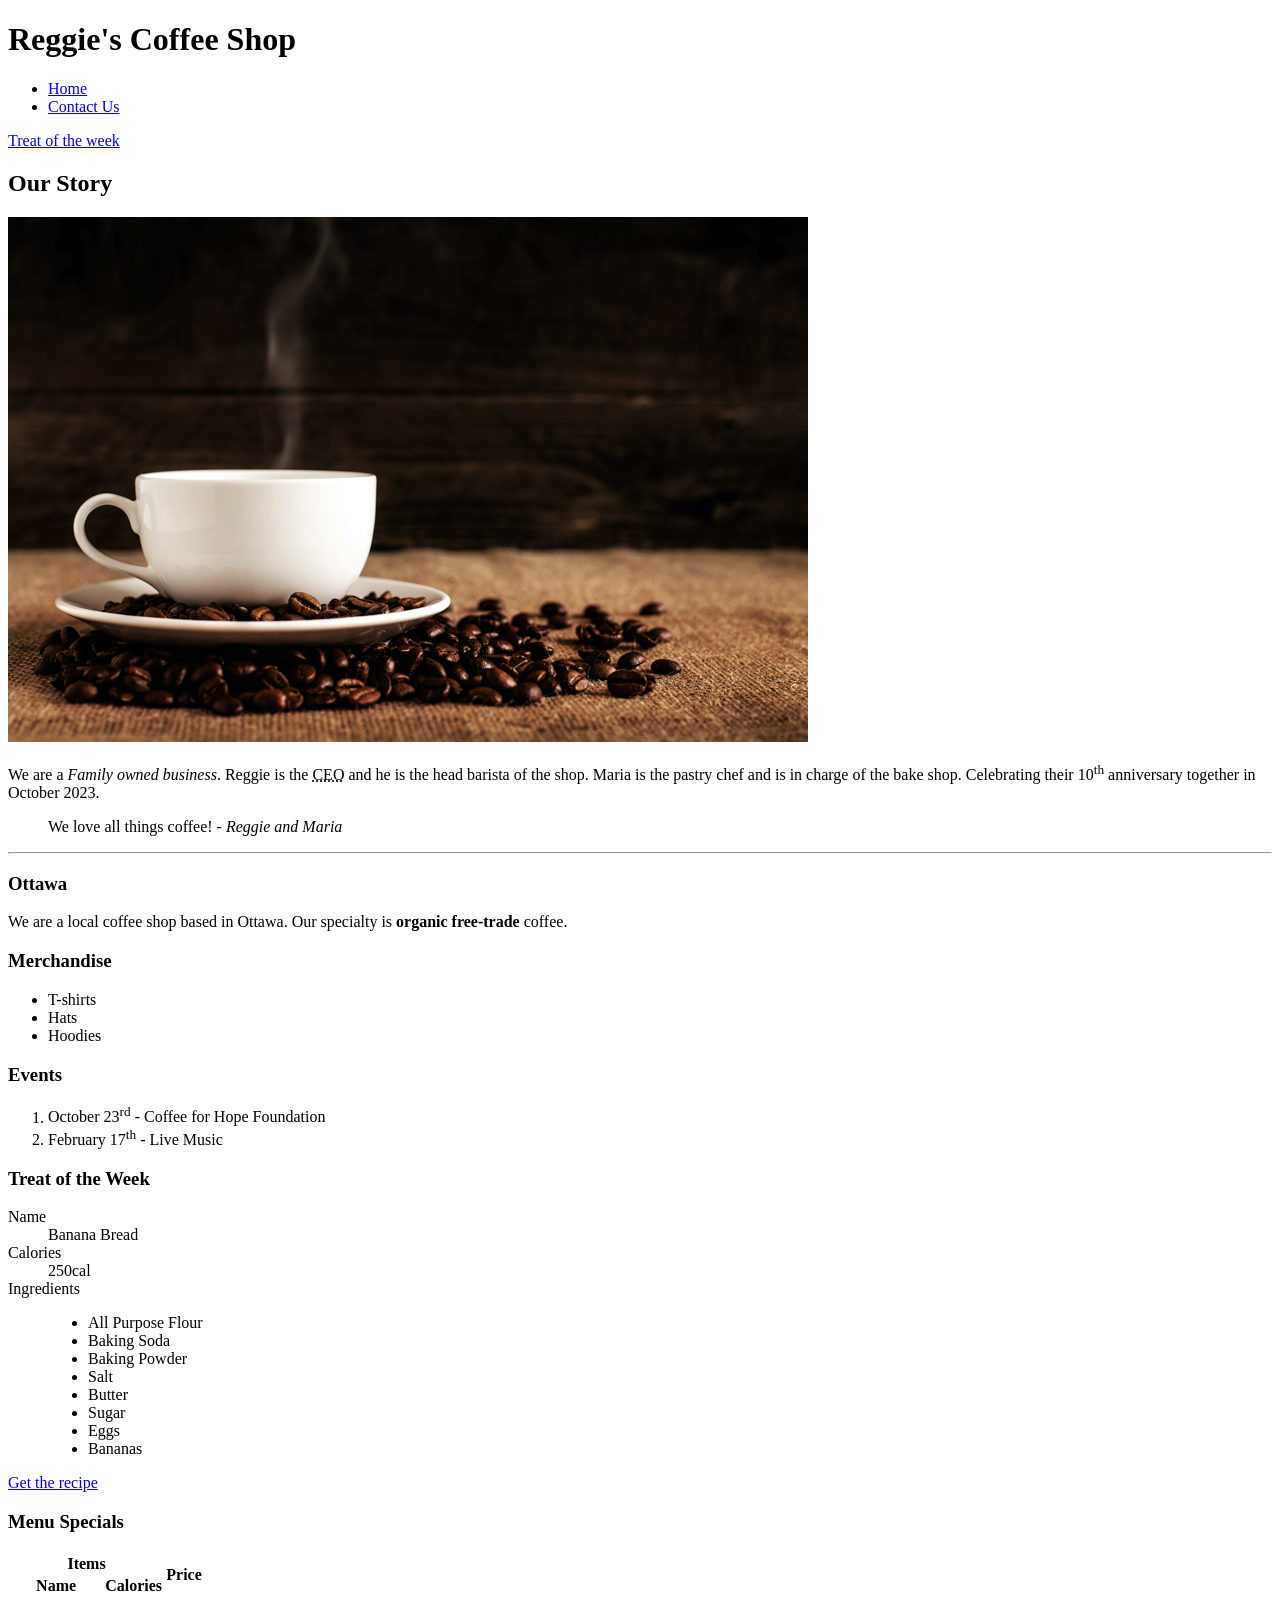
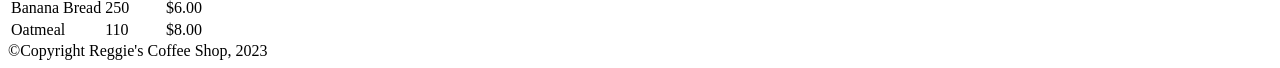
<file: week4/index.html>
<!DOCTYPE html>
    <html>
        <head>
            <meta charset="UTF-8">
            <title>Reggie's Coffee Shop - Home</title>
        </head>
        <body>
            <!-- This is an HTML comment  -->
            <!-- Command + / to add or remove a comment -->

            <!-- Site Header -->
            <header>
                <h1>Reggie's Coffee Shop</h1>
                <nav>
                    <ul>
                        <li><a href="index.html">Home</a></li>
                        <li><a href="contact.html">Contact Us</a></li>
                        
                    </ul>
                </nav>
            </header>

            <!-- Starting the main content -->
            <main>
                <!-- Adding an on page link -->
                <a href="#treatoftheweek">Treat of the week</a>
                <!-- article of the page. Can be a standalone -->
                <article>
                    <h2>Our Story</h2>
                    <!-- Adding an image -->
                    <img src="./images/coffee-shop.jpg" alt="coffee cup on a pile of coffee beans">
                    <p>
                        We are a <em>Family owned business</em>. Reggie is the <abbr title="Chief Executive Officer">CEO</abbr> and he is the head barista of the shop. Maria is the pastry chef and is in charge of the bake shop. Celebrating their 10<sup>th</sup> anniversary together in October 2023. 
                    </p>

                    <blockquote>
                        We love all things coffee! <cite>- Reggie and Maria</cite>
                    </blockquote>
                    <hr>
                    <section>
                        <h3>Ottawa</h3>
                        <p>
                            We are a local coffee shop based in Ottawa. Our specialty is <b>organic free-trade</b> coffee.
                        </p>
                    </section>
                </article>
                <aside>
                    <h3>Merchandise</h3>
                    <!-- Adding Unordered List -->
                    <ul>
                        <li>T-shirts</li>
                        <li>Hats</li>
                        <li>Hoodies</li>
                    </ul>
                </aside>
                <!-- Adding section for ordered list -->
                <section>
                    <h3>Events</h3>
                    <ol>
                        <li>October 23<sup>rd</sup> - Coffee for Hope Foundation</li>
                        <li>February 17<sup>th</sup> - Live Music</li>
                    </ol>
                </section>

                <!-- Adding a section for a description list -->
                <section id="treatoftheweek">
                    <h3>Treat of the Week</h3>
                    <dl>
                        <dt>Name</dt>
                        <dd>Banana Bread</dd>

                        <dt>Calories</dt>
                        <dd>250cal</dd>

                        <dt>Ingredients</dt>
                        <dd>
                            <ul>
                                <li>All Purpose Flour</li>
                                <li>Baking Soda</li>
                                <li>Baking Powder</li>
                                <li>Salt</li>
                                <li>Butter</li>
                                <li>Sugar</li>
                                <li>Eggs</li>
                                <li>Bananas</li>
                            </ul>
                        </dd>

                    </dl>
                <!-- Adding external link -->
                <a href="https://www.allrecipes.com/recipe/20144/banana-banana-bread/" target="_blank">Get the recipe</a>    
                </section>
                <section>
                    <!-- adding a section for Menu Table -->
                    <h3>Menu Specials</h3>
                    <table>
                        <thead>
                            <tr>
                                <th colspan="2">Items</th>
                                <th rowspan="2">Price</th>
                            </tr>
                            <tr>
                                <th>Name</th>
                                <th>Calories</th>
                            </tr>
                        </thead>
                        <tbody>
                            <tr>
                                <td>Banana Bread</td>
                                <td>250</td>
                                <td>&dollar;6.00</td>
                            </tr>
                            <tr>
                                <td>Oatmeal</td>
                                <td>110</td>
                                <td>&dollar;8.00</td>
                            </tr>
                        </tbody>
                    </table>
                </section>
                    
            </main>
            <!-- Site Footer -->
            <footer>
                <!-- Specialty symbols fot HTML Entities can be found by googling HTML Entities -->
                &copy;Copyright Reggie's Coffee Shop, 2023
            </footer>
        </body>
        
    </html>
</file>
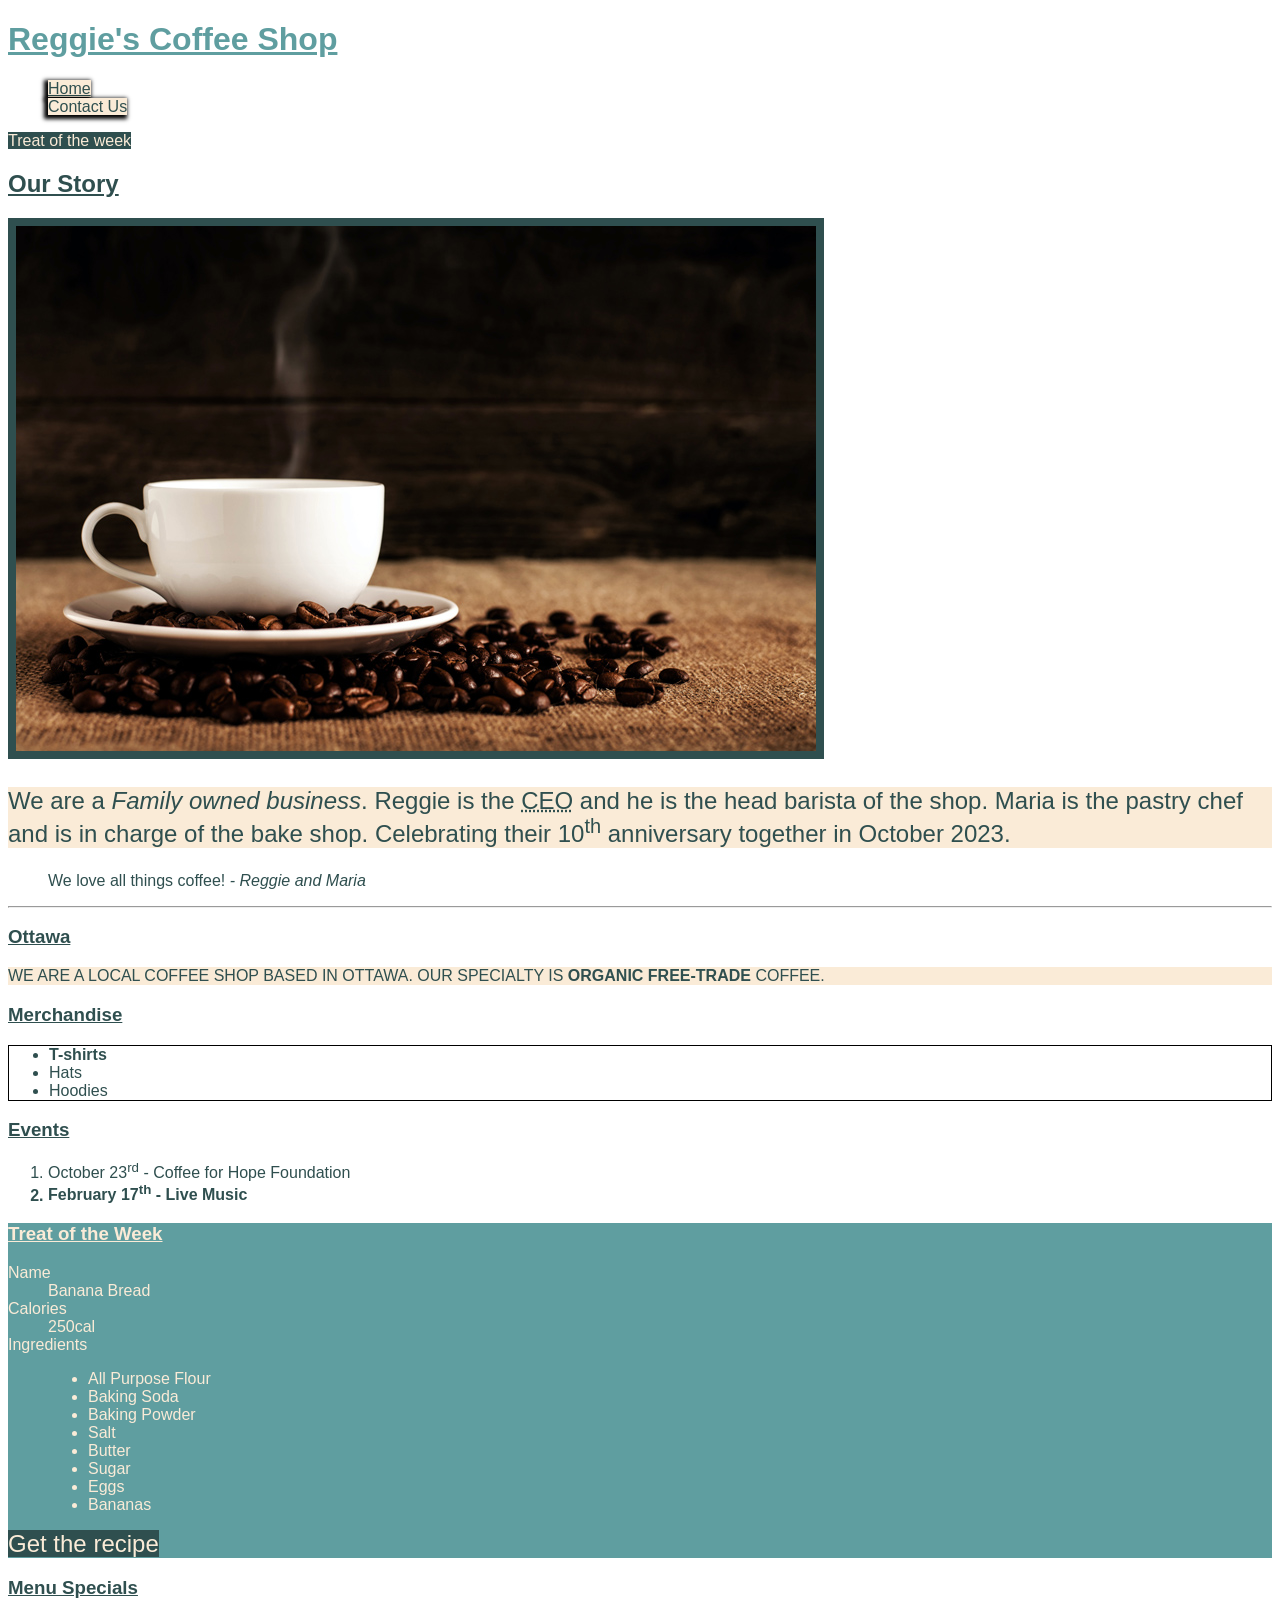
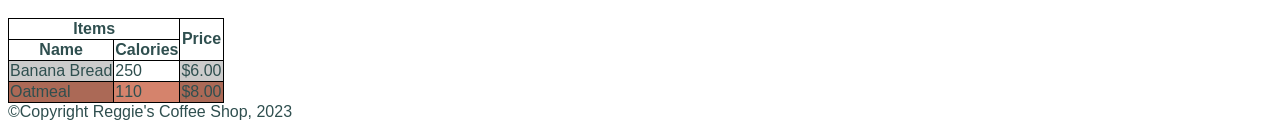
<file: week5/index.html>
<!DOCTYPE html>
    <html>
        <head>
            <meta charset="UTF-8">
            <title>Reggie's Coffee Shop - Home</title>
            <link rel="stylesheet" href="css/main.css">
        </head>
        <body>
            <!-- This is an HTML comment  -->
            <!-- Command + / to add or remove a comment -->

            <!-- Site Header -->
            <header>
                <h1>Reggie's Coffee Shop</h1>
                <nav>
                    <ul>
                        <li><a href="index.html" class="current">Home</a></li>
                        <li><a href="contact.html">Contact Us</a></li>
                        
                    </ul>
                </nav>
            </header>

            <!-- Starting the main content -->
            <main>
                <!-- Adding an on page link -->
                <a href="#treatoftheweek" class="blue-link" >Treat of the week</a>
                <!-- article of the page. Can be a standalone -->
                <article>
                    <h2>Our Story</h2>
                    <!-- Adding an image -->
                    <img src="./images/coffee-shop.jpg" alt="coffee cup on a pile of coffee beans">
                    <p>
                        We are a <em>Family owned business</em>. Reggie is the <abbr title="Chief Executive Officer">CEO</abbr> and he is the head barista of the shop. Maria is the pastry chef and is in charge of the bake shop. Celebrating their 10<sup>th</sup> anniversary together in October 2023. 
                    </p>

                    <blockquote>
                        We love all things coffee! <cite>- Reggie and Maria</cite>
                    </blockquote>
                    <hr>
                    <section>
                        <h3>Ottawa</h3>
                        <p>
                            We are a local coffee shop based in Ottawa. Our specialty is <b>organic free-trade</b> coffee.
                        </p>
                    </section>
                </article>
                <aside>
                    <h3>Merchandise</h3>
                    <!-- Adding Unordered List -->
                    <ul>
                        <li>T-shirts</li>
                        <li>Hats</li>
                        <li>Hoodies</li>
                    </ul>
                </aside>
                <!-- Adding section for ordered list -->
                <section>
                    <h3>Events</h3>
                    <ol>
                        <li>October 23<sup>rd</sup> - Coffee for Hope Foundation</li>
                        <li>February 17<sup>th</sup> - Live Music</li>
                    </ol>
                </section>

                <!-- Adding a section for a description list -->
                <section id="treatoftheweek">
                    <h3 class="white-text">Treat of the Week</h3>
                    <dl class="white-text">
                        <dt>Name</dt>
                        <dd>Banana Bread</dd>

                        <dt>Calories</dt>
                        <dd>250cal</dd>

                        <dt>Ingredients</dt>
                        <dd>
                            <ul>
                                <li>All Purpose Flour</li>
                                <li>Baking Soda</li>
                                <li>Baking Powder</li>
                                <li>Salt</li>
                                <li>Butter</li>
                                <li>Sugar</li>
                                <li>Eggs</li>
                                <li>Bananas</li>
                            </ul>
                        </dd>

                    </dl>
                <!-- Adding external link -->
                <a href="https://www.allrecipes.com/recipe/20144/banana-banana-bread/" target="_blank" class="blue-link large-text" >Get the recipe</a>    
                </section>
                <section>
                    <!-- adding a section for Menu Table -->
                    <h3>Menu Specials</h3>
                    <table>
                        <thead>
                            <tr>
                                <th colspan="2">Items</th>
                                <th rowspan="2">Price</th>
                            </tr>
                            <tr>
                                <th>Name</th>
                                <th>Calories</th>
                            </tr>
                        </thead>
                        <tbody>
                            <tr>
                                <td>Banana Bread</td>
                                <td>250</td>
                                <td>&dollar;6.00</td>
                            </tr>
                            <tr>
                                <td>Oatmeal</td>
                                <td>110</td>
                                <td>&dollar;8.00</td>
                            </tr>
                        </tbody>
                    </table>
                </section>
                    
            </main>
            <!-- Site Footer -->
            <footer>
                <!-- Specialty symbols fot HTML Entities can be found by googling HTML Entities -->
                &copy;Copyright Reggie's Coffee Shop, 2023
            </footer>
        </body>
        
    </html>
</file>
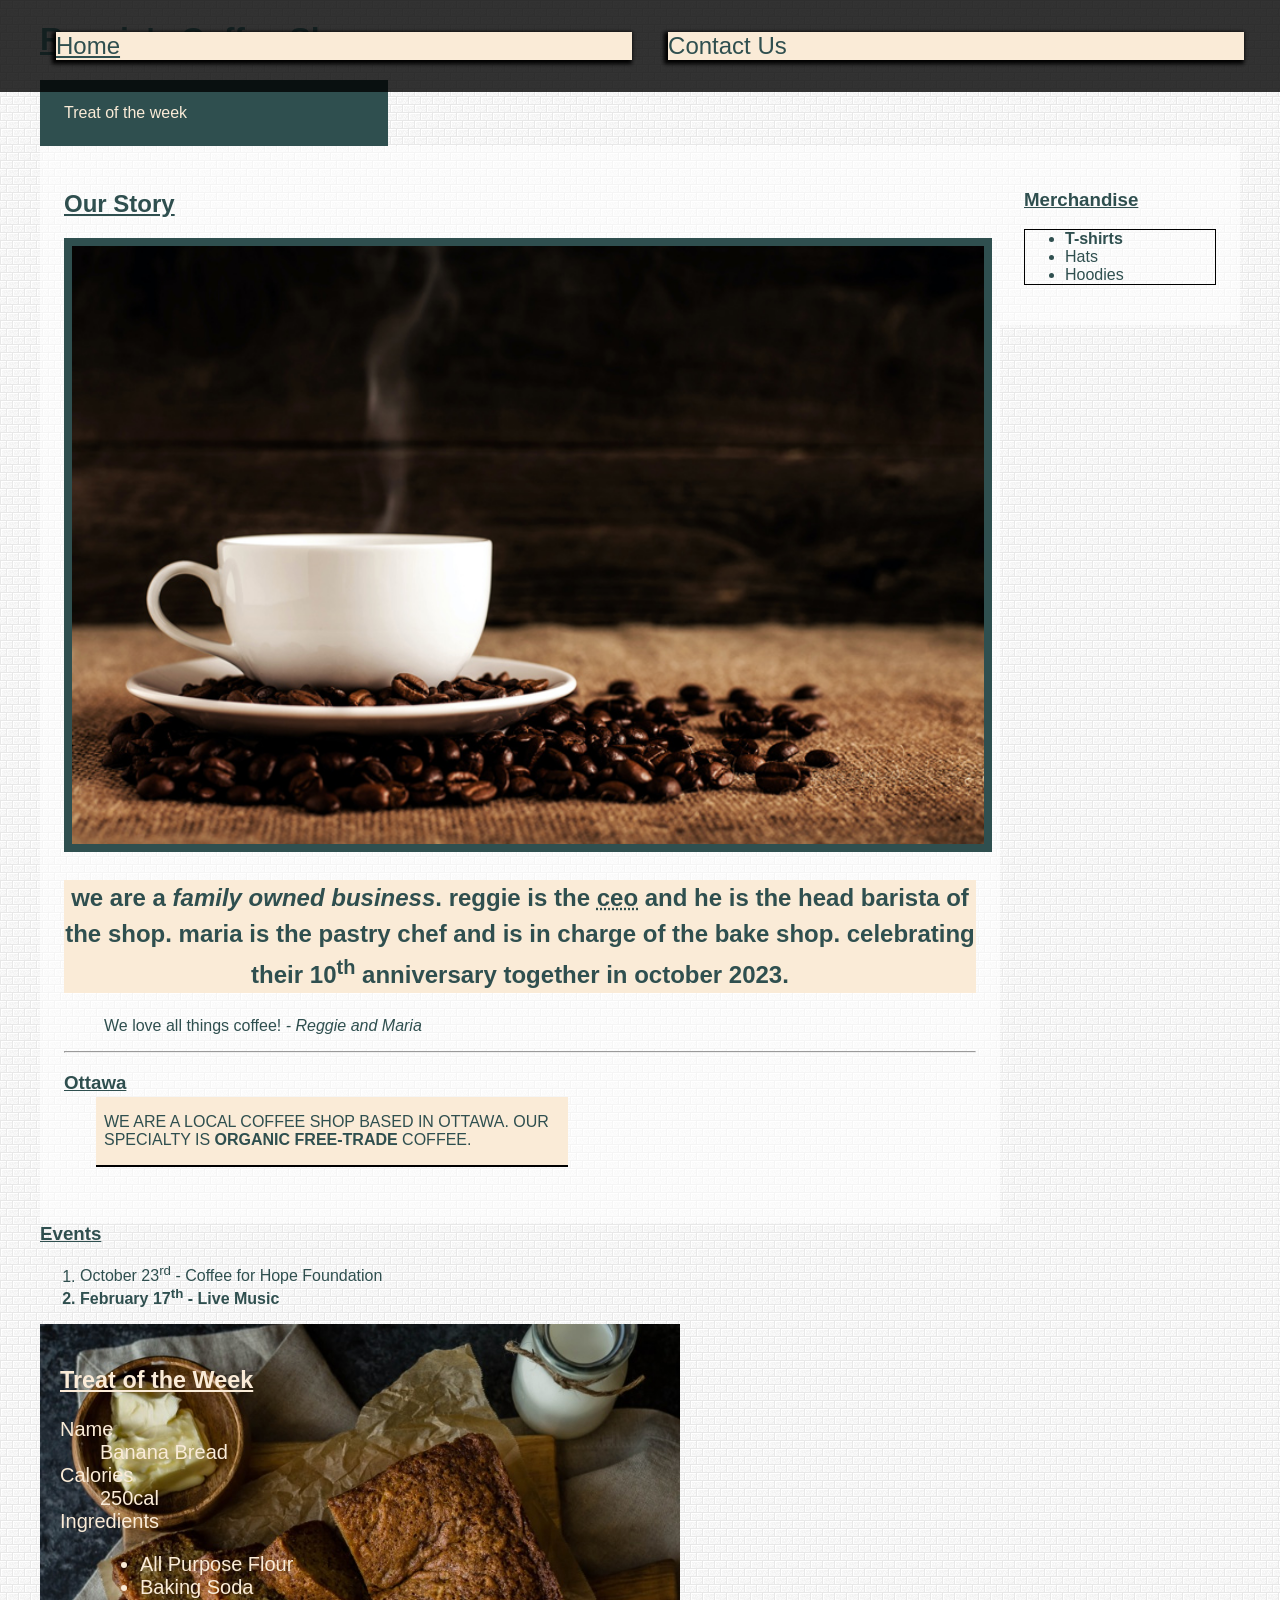
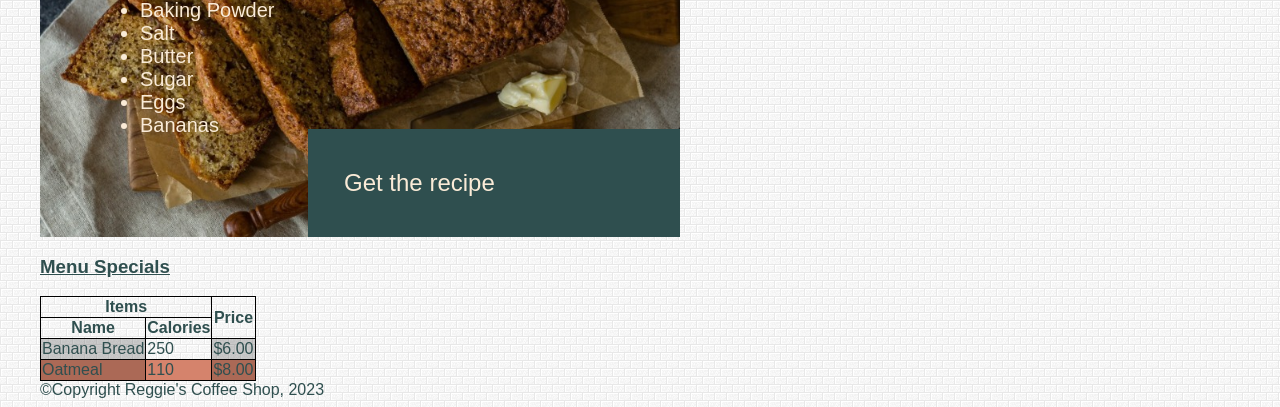
<file: week7/index.html>
<!DOCTYPE html>
<html>

<head>
    <meta charset="UTF-8">
    <title>Reggie's Coffee Shop - Home</title>
    <link rel="stylesheet" href="css/main.css">
</head>

<body>
    <!-- This is an HTML comment  -->
    <!-- Command + / to add or remove a comment -->

    <!-- Site Header -->
    <div class="container">
        <header>
            <h1>Reggie's Coffee Shop</h1>
            <nav>
                <ul>
                    <li><a href="index.html" class="current">Home</a></li>
                    <li><a href="contact.html">Contact Us</a></li>

                </ul>
            </nav>
        </header>

        <!-- Starting the main content -->
        <main>
            <!-- Adding an on page link -->
            <a href="#treatoftheweek" class="blue-link">Treat of the week</a>
            <!-- article of the page. Can be a standalone -->
            <article>
                <h2>Our Story</h2>
                <!-- Adding an image -->
                <img src="./images/coffee-shop.jpg" alt="coffee cup on a pile of coffee beans">
                <p>
                    We are a <em>Family owned business</em>. Reggie is the <abbr
                        title="Chief Executive Officer">CEO</abbr> and he is the head barista of the shop. Maria is the
                    pastry chef and is in charge of the bake shop. Celebrating their 10<sup>th</sup> anniversary
                    together in October 2023.
                </p>

                <blockquote>
                    We love all things coffee! <cite>- Reggie and Maria</cite>
                </blockquote>
                <hr>
                <section>
                    <h3>Ottawa</h3>
                    <p>
                        We are a local coffee shop based in Ottawa. Our specialty is <b>organic free-trade</b> coffee.
                    </p>
                </section>
            </article>
            <aside>
                <h3>Merchandise</h3>
                <!-- Adding Unordered List -->
                <ul>
                    <li>T-shirts</li>
                    <li>Hats</li>
                    <li>Hoodies</li>
                </ul>
            </aside>
            <!-- Adding section for ordered list -->
            <section>
                <h3>Events</h3>
                <ol>
                    <li>October 23<sup>rd</sup> - Coffee for Hope Foundation</li>
                    <li>February 17<sup>th</sup> - Live Music</li>
                </ol>
            </section>

            <!-- Adding a section for a description list -->
            <section id="treatoftheweek">
                <h3 class="white-text">Treat of the Week</h3>
                <dl class="white-text">
                    <dt>Name</dt>
                    <dd>Banana Bread</dd>

                    <dt>Calories</dt>
                    <dd>250cal</dd>

                    <dt>Ingredients</dt>
                    <dd>
                        <ul>
                            <li>All Purpose Flour</li>
                            <li>Baking Soda</li>
                            <li>Baking Powder</li>
                            <li>Salt</li>
                            <li>Butter</li>
                            <li>Sugar</li>
                            <li>Eggs</li>
                            <li>Bananas</li>
                        </ul>
                    </dd>

                </dl>
                <!-- Adding external link -->
                <a href="https://www.allrecipes.com/recipe/20144/banana-banana-bread/" target="_blank"
                    class="blue-link large-text">Get the recipe</a>
            </section>
            <section>
                <!-- adding a section for Menu Table -->
                <h3>Menu Specials</h3>
                <table>
                    <thead>
                        <tr>
                            <th colspan="2">Items</th>
                            <th rowspan="2">Price</th>
                        </tr>
                        <tr>
                            <th>Name</th>
                            <th>Calories</th>
                        </tr>
                    </thead>
                    <tbody>
                        <tr>
                            <td>Banana Bread</td>
                            <td>250</td>
                            <td>&dollar;6.00</td>
                        </tr>
                        <tr>
                            <td>Oatmeal</td>
                            <td>110</td>
                            <td>&dollar;8.00</td>
                        </tr>
                    </tbody>
                </table>
            </section>

        </main>
        <!-- Site Footer -->
        <footer>
            <!-- Specialty symbols fot HTML Entities can be found by googling HTML Entities -->
            &copy;Copyright Reggie's Coffee Shop, 2023
        </footer>
    </div>
</body>

</html>
</file>
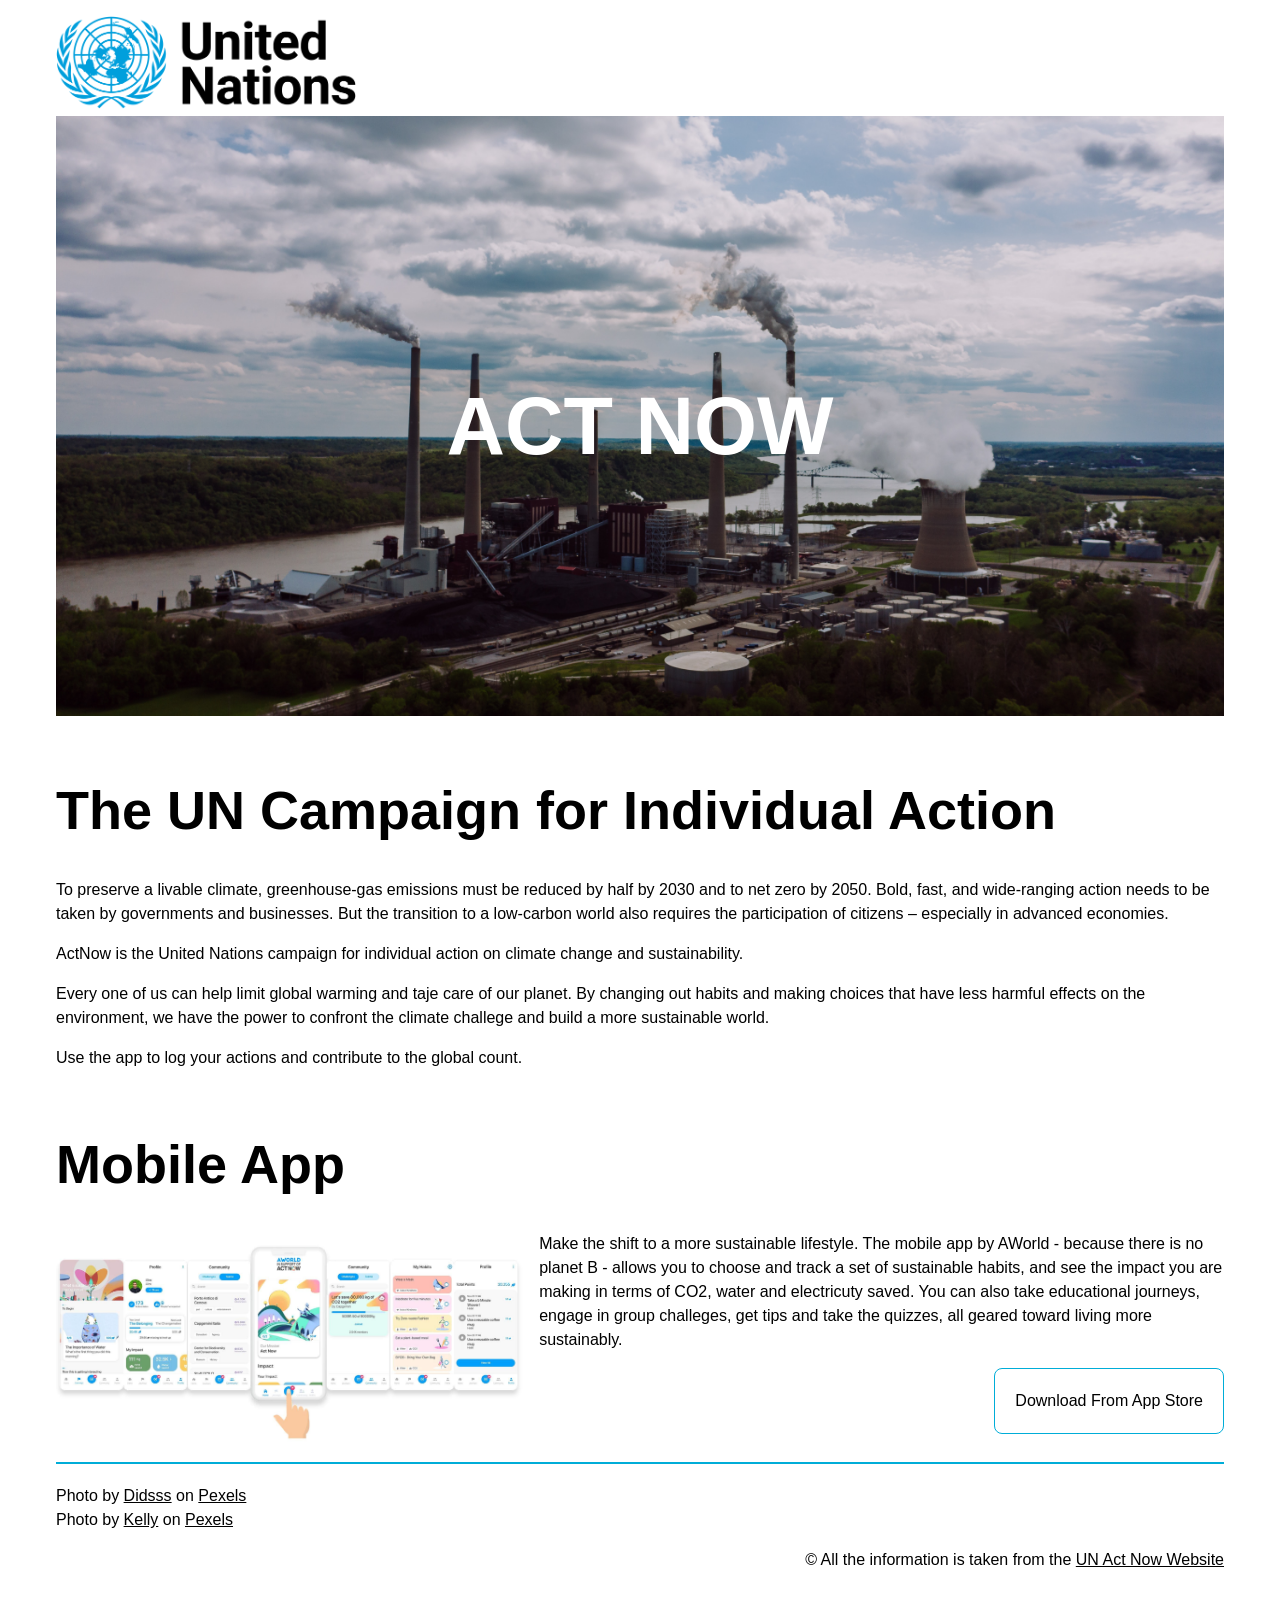
<file: week9/index.html>
<!DOCTYPE html>
<html lang="en">

<head>
    <meta charset="UTF-8">
    <meta name="viewport" content="width=device-width, initial-scale=1.0">
    <title>Act Now &#124; United Nations</title>
    <link rel="stylesheet" href="css/reset.css">
    <link rel="stylesheet" href="css/main.css">
</head>

<body>
    <div class="container">
        <header class="masthead">
            <img src="images/unlogo-desktop.svg.png" alt="United Nations" class="desktop-logo">
            <img src="images/unlogo.png" alt="United Nations" class="mobile-logo">
            <div class="banner">
                <h1>Act Now</h1>
            </div>
        </header>
        <main class="content">
            <section class="intro">
                <h2>The UN Campaign for Individual Action</h2>
                <p>
                    To preserve a livable climate, greenhouse-gas emissions must be reduced by half by 2030 and to net
                    zero by 2050. Bold, fast, and wide-ranging action needs to be taken by governments and businesses.
                    But the transition to a low-carbon world also requires the participation of citizens – especially in
                    advanced economies.
                </p>
                <p>
                    ActNow is the United Nations campaign for individual action on climate change and sustainability.
                </p>
                <p>
                    Every one of us can help limit global warming and taje care of our planet. By changing out habits
                    and making choices that have less harmful effects on the environment, we have the power to confront
                    the climate challege and build a more sustainable world.
                </p>
                <p>
                    Use the app to log your actions and contribute to the global count.
                </p>
            </section>
            <!-- Closing Intro Section -->
            <section class="app clearfix">
                <h2>Mobile App</h2>
                <div class="content">
                    <img src="images/actnowapp.jpg" alt="Act Now Mobile App">
                    <p>Make the shift to a more sustainable lifestyle. The mobile app by AWorld - because there is no
                        planet B - allows you to choose and track a set of sustainable habits, and see the impact you
                        are making in terms of CO2, water and electricuty saved. You can also take educational journeys,
                        engage in group challeges, get tips and take the quizzes, all geared toward living more
                        sustainably.</p>
                    <a href="https://aworld.org/act-now/" class="btn" target="_blank">Download From App Store</a>
                </div>
            </section>
            <!-- Closing App Section -->
        </main>
        <footer class="site-footer">
            <ul class="attr-list">
                <li>
                    <span>
                        Photo by <a href="https://www.pexels.com/@didsss/">Didsss</a> on <a href="https://www.pexels.com/photo/factory-chimney-producing-smoke-2155988/">Pexels</a>
                    </span>
                </li>
                <li>
                    <span>
                        Photo by <a href="https://www.pexels.com/@kelly-1179532/">Kelly</a> on <a href="https://www.pexels.com/photo/factory-pipes-emitting-harmful-substances-4394362/">Pexels</a>
                    </span>
                </li>
            </ul>
            <p class="copy">&copy; All the information is taken from the <a href="https://www.un.org/en/actnow/">UN Act Now Website</a></p>
        </footer>
    </div>



</body>

</html>
</file>
<file: dg/css/main.css>
/**************************************************** 
                    Global Styles
 *****************************************************/

html {
    margin: 0;
    padding: 0;
    height: 100%;
    background-color: #1e1d24;
}

.main {
    background-color: #1e1d24;
    background-image: url(../images/background.webp);
    background-size: cover;
    background-repeat: no-repeat;
    display: flex;
    align-items: center;
    justify-content: center;
    height: 100%;
}

.main img {
    height: 100vh;
    margin: 0 auto;
    align-items: center;
}




/* ------------------ TYPOGRAPHY ------------------ */

h1,
h2,
h3,
h4,
h5 {
    font-weight: bold;
    margin: 1em 0 0.5em;
}

h1 {
    font-size: 5.063rem;
    line-height: 5rem;
}

h2 {
    font-size: 3.375rem;
}

h3 {
    font-size: 2.25rem;
}

h4 {
    font-size: 1.5rem;
}

h5 {
    font-size: 1rem;
}

p {
    margin: 1em 0;
}

.intro h1 {
    font-size: 4rem;
}


/* -------------------- CAT -------------------- */

.cat {
    position: absolute;
    bottom: 60%; 
    left: 80%; 
    transform: translateX(-50%);
    width: 50%; 
    max-width: 200px; 
    animation: bobbing 3s ease-in-out infinite; 
}
  
  @keyframes bobbing {
    0%, 100% {
      transform: translateX(-50%) translateY(0);
    }
    50% {
      transform: translateX(-50%) translateY(-10px); 
    }
}

  .container {
    position: relative;
    width: 100%; 
    height: auto; 
}


/* ------------------- MOBILE ------------------- */


@media only screen and (max-width: 1100px) {

    .cat {
        position: absolute;
        bottom: -25%; 
        left: 80%; 
        transform: translateX(-50%);
        width: 50%; 
        max-width: 200px; 
        animation: bobbing 3s ease-in-out infinite; 
    }
      
      @keyframes bobbing {
        0%, 100% {
          transform: translateX(-50%) translateY(0);
        }
        50% {
          transform: translateX(-50%) translateY(-10px); 
        }
    }
    
      .container {
        position: relative;
        width: 100%; 
        height: auto; 
    }

    .main {
        background-image: none;
    }

    .main img {
        height: 70vh;
        margin: 0 auto;
        align-items: center;
    }

}

@media screen and (min-width: 600px) and (max-width: 1100px) {

    .cat {
        display: none;
    }
   
}
</file>
<file: final-project/css/main.css>
/**************************************************** 
                    Global Styles
 *****************************************************/


/* ------------------ TYPOGRAPHY ------------------ */

h1,
h2,
h3,
h4,
h5 {
    font-weight: bold;
    margin: 1em 0 0.5em;
}

h1 {
    font-size: 5.063rem;
    line-height: 5rem;
}

h2 {
    font-size: 3.375rem;
}

h3 {
    font-size: 2.25rem;
}

h4 {
    font-size: 1.5rem;
}

h5 {
    font-size: 1rem;
}

p {
    margin: 1em 0;
}

.intro h1 {
    font-size: 4rem;
}

html {
    font-family: 'Open Sans', sans-serif;
    font-size: 12px;
    box-sizing: border-box;
}

body {
    line-height: 1.5em;
}



/* ------------------- BUTTONS -------------------- */

.shader a {
    color: #222;
    text-decoration: none;
    display:inline-block;
    padding: 1.5em 1.5em;
    background-color: #c78c06;
    margin-bottom: 1em;
    margin-top: 1em;
    font-size: 1.3rem;
}

 .intro a i{
    padding-left: .5em;
 }

.intro a:hover,
.intro a:focus {
    background-color: #ffe6ac;
}

.shader a:hover,
.shader a:focus {
    color: #c78c06;
}

.info a {
    color: white;
    text-decoration: none;
    padding: 1.2em;
    background-color: #222;
    font-size: 1.3rem;
}

.info a:hover,
.info a:focus {
    background-color: #c78c06;
    color: #222;
}

.info a i {
    padding-left: .5em;
}

.vision a {
    color: white;
    text-decoration: none;
    padding: 1.2em;
    background-color: #222;
    font-size: 1.3rem;
    border: 1px solid #c78c06;
}

.vision a:hover,
.vision a:focus {
    background-color: #c78c06;
    color: #222;
}

.vision a i {
    padding-left: .5em;
    margin: 2em 0 2em 0;
}

form button {
    border: 1px solid #c78c06;
    color: #c78c06;
    padding: .3em;
    font-size: 1.5em;
    background-color:#222;
    margin-top: .5em;
}

form button:hover,
form button:focus {
    background-color: #c78c06;
    color: #222;
}



/* ------------------ NAVIGATION ------------------ */

.nav-box {
    background-color: #222;
    padding: 1em;
}

nav img {
    display: flex;
}

nav {
    background-color: #222;
    width: 100%;
    margin: 0 auto;
}

.logo {
    background-color: #c78c06;
} 

nav a,
nav a:link,
nav a:visited {
    color: #c78c06;
    padding: 1em 0;
}

nav a:hover,
nav a:focus {
    color: #222;
}

nav a.current,
nav a:link.current,
nav a:visited.current {
    color: #222;
}

nav ul a,
nav ul a:link,
nav ul a:visited {
    display: block;
    text-decoration: none;
}

nav ul a:hover,
nav ul a:focus,
nav ul a.current {
    background-color: #c78c06;
} 

nav ul li {
    margin: 0 auto;
    width: 100%;
    text-align: center;
}

.search-bar {
    display: flex;
}

#search {
    width: 100%;
    margin: 0 auto;
}

.search-bttn { 
    display:inline-block;
    padding: 5px 5px;
    border: 1.5px solid #c78c06;
    background-color: #222;
    color: #c78c06;
    font-size: 15px;
}

.search-bttn:hover,
.search-bttn:focus {
    background-color: #c78c06;
    color: #222;
}



/* ---------------- HEADER SECITON -------------- */

.container {
    width: 100%;
    margin: 0 auto;
}

header {
    width: 100%;
    margin: 0 auto;
}

.max-mar {
    max-width: 1200px;
    margin: 0 auto;
}

.hundo-p {
    margin: 0 auto;
    width: 100%;
}

.intro {
    background-image: url(../images/main-banner.jpg);
    background-size: cover;
    background-repeat: no-repeat;
    height: 400px;
    color: white;
    padding-top: 2em;
}

.shader {
    background-color: rgba(0, 0, 0, 0.6);
    width: 100%;
}

.hero-box {
    padding: .5em .5em 0 1em;
}



/* ---------------- ABOUT SECITON -------------- */

#about {
    background-color: #ffe6ac;
}

#about img {
    width: 100%;
    height: 100%;
}

.about-image {
    padding: 1em;
}

.about {
    padding: 0 1em 1em 1em;
}



/* --------------- SERVICES SECITON ------------- */

.services h2 {
    padding: 0 0 .3em .2em;
}

.card img {
    width: 100%;
}

.info {
    padding: 1em;
}

.services {
    max-width: 1200px;
}



/* --------------- VISION SECITON ------------- */

.vision {
    background-image: url("../images/vision.jpg");
    background-repeat: no-repeat;
    background-size: cover;
    color: white;
    margin: 0 auto;
}

.invision {
    max-width: 1200px;
}



/* ----------------- TEAM SECITON --------------- */

.teams img {
    width: 100%;
    height: 100%;
}  

.teams h2 {
    padding: 0 0 .3em .2em;
}

.teams {
    margin: 0 1em;
}

.team-card {
    padding:0 1em 1em 1em;
}

.team-card h4 {
    padding-bottom: .2em;
    border-bottom: solid #c78c06 2.5px;
} 

#team {
    max-width: 1200px;
} 

.block {
    background-color: #ffe6ac;
}



/* ----------------- CONTACT SECITON --------------- */

.form input {
    width: 100%;
}

.form {
    padding: 0 1em 1em 1em;
}

.form input {
    display: block;
    margin-bottom: 1em;
}

#fullname, #email {
    box-sizing: border-box;
    width: 100%;
    padding: .5em;
}

#message {
    box-sizing: border-box;
    width: 100%;
    padding: 4em;
}

#visit label, input {
    display: inline-block;
}

#contact h2 {
    padding: 1.2em 0 .5em .2em;
}



/* ------------------ HOURS SECITON ----------------- */

table thead tr:nth-child(1) {
    background-color: #ffe6ac;
    border: solid black 1px;
}

table th:nth-child(n),
table td:nth-child(n) {
    border: 1px solid #000;
    padding: 1em;
}

table {
    width: 100%;
    margin: 0 auto;
}

.hours {
    padding: 0 1em 1em 1em;
}



/* ----------------- LOCATION SECITON --------------- */

.map {
   position: relative;
   width: 100%;
   height: 400px;
   overflow: hidden;    
}

.map iframe {
    position: absolute;
    top: 0;
    left: 0;
    width: 100%;
    height: 100%;
    border: none;
}

.location {
    padding: 0 1em 1em 1em;
}



/* --------------------- FOOTER -------------------- */

.footer {
    background-color: #222;
}

.cr {
    color:#c78c06;
}

.src {
    color: #c78c06;
}

.src a {
    color: #c78c06;
}

.footer-text {
    padding: 1em;
}



 /**************************************************** 
                    Mobile Styles
 *****************************************************/

 @media screen and (max-width:760px) {
    

    .intro {
        padding: 3em 0 4em 0;
    }

    .about h2 {
        padding-bottom: .5em;
    }

    .about p:last-child {
        padding-bottom: 1em;
    }

    .card p {
        padding-bottom: 2em;
    }

    .info h3 {
        padding-bottom: .5em;
    }
    
    .card {
        margin: 1em;
        padding-bottom: 1.5em;
        background-color: #ffe6ac;
    }

    .team-card {
        margin-bottom: 1em;
        background-color: #ffe6ac;
    }
    
    .vision-text {
        margin: 1em;
        padding: 1em;
    }

    .footer {
        padding-top: 1em;
    }

    .bob img {
        border-top: solid white 1em;
    }

 }



  /**************************************************** 
                    Desktop Styles
 *****************************************************/

 @media screen and (min-width:760px) {
     
    html {
        font-size: 16px;
    }



  /* ------------------ NAVIGATION ------------------ */

    nav ul {
        display: flex;
        align-items: center;
        margin: 0 auto;
    }
  
    li .logo {
        background-color: #222;
    }

   .logo {
        pointer-events: none;
    }

    nav li {
        padding: 0 1em;
    }



    /* ---------------- HEADER SECITON -------------- */

    .intro {
        background-position: 0 60%;
        padding: 5% 0 7% 0;
    }

    .hero-box h1 {
        max-width: 800px;
    }



    /* ---------------- ABOUT SECITON -------------- */

    .yellow-bg {
        background-color: #ffe6ac;
    }

    .about-grid {
        display: grid;
        grid-template-columns: 1fr 1fr;
    }

    #about {
        max-width: 1200px;
    }

    .about h2 {
        padding-bottom: .2em;
    }



    /* --------------- SERVICES SECITON ------------- */

    .cards {
        display: grid;
        grid-template-columns: repeat(auto-fill, 200px);
        grid-gap: 15px;
        grid-template-columns: repeat(6, 1fr);
        grid-template-rows: repeat(2, auto);
        grid-template-areas: 
        "one one one two two two"
        "three three four four five five"
        ;
    }
    
    .cards .card:nth-child(1) {
        grid-area:one;
    }
    
    .cards .card:nth-child(2) {
        grid-area:two;
    }
    
    .cards .card:nth-child(3) {
        grid-area:three;
    }
    
    .cards .card:nth-child(4) {
        grid-area:four;
    }
    
    .cards .card:nth-child(5) {
        grid-area:five;
    }

    .info a {
        color: white;
        text-decoration: none;
        display: block;
        width: 100%;
        margin: 0 auto;
        padding: 1.5em 0 1.5em 0;
        background-color: #222;
        text-align: center;
    }

    .card p {
        padding-bottom: 1em;
    }

    .info h3 {
        padding-bottom: .3em;
    }
    
    .cards {
        margin: 1em;
    }

    .services {
        padding-bottom: .5em;
    }

    .card {
        background-color: #ffe6ac;
    }



    /* --------------- VISION SECITON ------------- */

    .vision {
        background-position: 0 40%;
    }

    .vision-text  {
        max-width: 1200px;
    }

    .vision-text {
        margin: 1em 0;
        padding: 1em;
    }



    /* ----------------- TEAM SECITON -------------- */

    #team h2 {
        padding: .2em;
    }

    .block {
        display: grid;
        grid-template-columns: repeat(auto-fill, 200px);
        grid-gap: 0;
        grid-template-columns: repeat(6, 1fr);
        grid-template-rows: repeat(2, auto);
        grid-template-areas: 
        "one one one two two two"
        "sun sun sun gear gear gear"
        ;
    }

    .block .blocks:nth-child(1) {
        grid-area: one;
    }

    .block .blocks:nth-child(2) {
        grid-area: two;
    }

    .block .blocks:nth-child(3) {
        grid-area: gear;
    }

    .block .blocks:nth-child(4) {
        grid-area: sun;
    }



    /* --------------- CONTACT SECITON ------------- */

    .grid {
        display: grid;
        grid-template-columns: 1fr 1fr;
    }

    .unit:nth-child(3) {
        grid-column: 2/2;
        grid-row: 1/1;
    }

    .unit:nth-child(2) {
        grid-column: span 3;
        grid-row: 2/2;
    }
    


    /* -------------------- FOOTER ------------------ */

    .footer-text {
        font-size: .7em;
        max-width: 1200px;
    }

    .footer-text a:hover,
    .footer-text a:focus {
        color:#ffe6ac;
    }

    .cr, .src {
        padding: 0 1.5em;
    }


}
</file>
<file: html-assignment/css/main.css>
body {
    font-family: Arial, Helvetica, sans-serif;
    font-size: 18px;
}

header, footer {
    background-color: #386345;
    color: white;
}

.site-title {
    color:white;
}

#my-image {
    box-shadow: 0 0 2px 1px black;
}

.hobbies {
    list-style: square;
}

.hobbies li:nth-child(odd) {
    background-color: #F6F6F6;
}

nav ul {
    list-style: none;
}

nav a {
    text-decoration: none;
    background-color: #2E4C3F;
    border: 1.25px solid #D5E5DC;
    color:#D5E5DC;
}

nav a:hover {
    color: #324B3C;
    background-color:#D5E5DC;
    border: 1px solid #D5E5DC;
}
</file>
<file: midterm/css/main.css>
/* –––––––––––––––––––– Box model site structure ––––––––––––––––––––– */

html {
    box-sizing: border-box;
    }
    *, *::before, *::after {
    box-sizing: inherit;
} 

body {
    font-family: helvetica, arial, sans-serif;
    font-size:16px;
    background-color:#AAD4CF;
}

.container {
    max-width: 100%;
    margin: -2em 10em 1em 10em;
    background-color: #D4E9E7;
    padding-bottom: 1em;
}


/* –––––––––––––––––––––––––––––– Fonts –––––––––––––––––––––––––––––– */

h1 {
    color: white;
    font-size: 2.5em; 
}

h2 {
    font-size: 1.6em;
}

h3 {
    font-size: 1.3em;
}

h1, h2, h3, h4 {
    font-weight: normal;
}

nav {
    font-size: 1.3em;
}

article p {
    font-size:.8em;
}

aside li {
    font-size:.8em;
}

footer {
    font-size: .8em;
}


/* ––––––––––––––––––––––– Navigation & header ––––––––––––––––––––––– */

h1 {
    background: url(../images/lone-starfish-wide.jpg) no-repeat center;
    background-size:cover;
    padding: 3em 3em 1.5em 3em;
    text-align: center;
}

nav {
    text-align: center;
}

nav ul li {
    display: inline-block;
    text-decoration: none;
}

nav a {
    text-decoration: none;
    color: black;
    padding: 0em 4em 0em 4em;
    text-align: center;
    box-sizing: border-box;
    width: 100%;
}

.bar {
    border-right: 2px solid rgb(176, 176, 176);
}


/* ––––––––––––––––––––––––––––––– Main ––––––––––––––––––––––––––––––– */

main {
    padding: .5em .5em;
}


/* ––––––––––––––––––––––––––– Main/Article ––––––––––––––––––––––––––– */

article img {
    min-width: 15%;
    max-width: 22%;
    float: left;
    margin: 0em .8em .8em 0em;
}


/* –––––––––––––––––––––––––––– Main/Aside –––––––––––––––––––––––––––– */

aside {
    clear: left;
    margin-top: 1.5em;
}

aside ul {
    padding: 0em 0em 0em 1em;
}


/* ––––––––––––––––––––––––––––––– Form ––––––––––––––––––––––––––––––– */



form {
    padding: 1.5em 1em 1em 1em;
    border: 2px solid black
}

input {
    display: block;
    margin-bottom: 1em;
}

#yourname, #youremail {
    border-style: hidden;
    box-sizing: border-box;
    width: 100%;
    padding: 2px;
}

#yourmessage {
    box-sizing: border-box;
    width: 100%;
    padding: 30px;
}

#visit label, input {
    display: inline-block;
}


form button {
    border: 1px solid black;
    padding: 6px;
    font-size: .7em;
    background-color:#D4E9E7;
    margin-top: .5em;
}

/* –––––––––––––––––––––––––––––– Footer –––––––––––––––––––––––––––––– */

footer {
    padding: 1em 2em .5em 0em;
    text-align: right;
}
</file>
<file: week10/css/main.css>
/**************************************************** 
                    Custom Styles
 *****************************************************/
 /**************************************************** 
                    Global Styles
 *****************************************************/
 html {
    font-family: Arial, Helvetica, sans-serif;
    font-size: 14px;
    box-sizing:border-box;
 }

 body {
    line-height: 1.5;
 }

 *,
 *:after,
 *:before {
    box-sizing: inherit;
 }

 .clearfix::after {
    content: '';
    display: table;
    clear: both;
 }

 img {
    width: 100%;
 }

 /* LoVe HAte - Link, Visited, Hover/focus, Active */
a,
a:link,
a:visited {
    color: inherit;
}

a:hover,
a:focus {
    color: #00add8;
}

h1,
h2,
h3,
h4,
h5 {
    font-weight: bold;
    margin: 1em 0 0.5em;
}
/* to ensure font sizes are proportionate */
/* https://www.modularscale.com */

h1 {
    font-size: 5.063rem;
}

h2 {
    font-size: 3.375rem;
}

h3 {
    font-size: 2.25rem;
}

h4 {
    font-size: 1.5rem;
}

h5 {
    font-size: 1rem;
}

p {
    margin: 1em 0;
}

.container {
    max-width: 1200px;
    margin: 0 auto; /*this is how you center*/
    padding: 1em;
}

/************HEADER***************/
.mobile-logo {
    max-width: 150px;
}
.desktop-logo {
    display: none;
}
.banner {
    height: 600px;
    background: grey url(../images/smog-mobile.jpg) no-repeat center bottom;
    background-size: cover;
}

.banner h1{
    margin: 0;
    padding-top: 250px;
    text-align: center;
    text-transform: uppercase;
}

/************NAVIGATION***************/

.nav-list li {
    border-bottom: 1px solid grey;
    text-align: center;
}

/* LoVe hAte */
.nav-list a,
.nav-list a:link,
.nav-list a:visited {
    display: block;
    padding: 1em 0;
    text-decoration: none;
}

.nav-list a:hover,
.nav-list a:focus,
.nav-list a.current {
    background-color: #00add8;
    color: inherit;
}

.btn {
    text-decoration: none;
    display: inline-block;
    padding: 20px;
    border: 1px solid #00add8;
    color: inherit;
    border-radius: 8px;
}

.btn:hover,
.btn:focus {
    background-color: #00add8;
    color: inherit;
}

/************ACTION SECTION***************/
.actions-list {
    display: flex;
    flex-flow: row wrap;
}

.actions-list li {
    max-width: 50%;
    padding: 1em;
    text-align: center;
    font-size: 1.5rem;

}


/************FOOTER STYLES***************/

.site-footer {
    margin-top: 20px;
    padding: 20px 0;
    border-top: 2px solid #00add8;
}

.copy {
    text-align: right;
}

 /**************************************************** 
                    Desktop Styles
 *****************************************************/

 @media screen and (min-width:600px) {
    html {
        font-size: 16px;
    }
    .mobile-logo {
        display: none;
    }
    .desktop-logo {
        display: inline-block;
        max-width: 300px;
    }
    .banner {
        background-image: url(../images/smog-desktop.jpg);
    }
    .banner h1 {
        color: white;
    }
   
    /************NAVIGATION***************/

    .nav-list {
        display: flex;
    }

    .nav-list li {
        flex: 1;
        border: none;
        border-right: 1px solid grey;
    }

    .nav-list li:last-child {
        border: none;
    }

    /************APP SECTION***************/
    .app img {
        width: 40%;
        float: left;
        margin-right: 1em;
    }

    .app .btn {
        float: right;
    }
 }

 /**************************************************** 
                    Media Query 800px
 *****************************************************/
@media screen and (min-width: 800px) {
    .actions-list li {
        max-width: 20%;
    }
}
</file>
<file: week11/css/main.css>
/**************************************************** 
                    Custom Styles
 *****************************************************/
 /**************************************************** 
                    Global Styles
 *****************************************************/
 html {
    font-family: Arial, Helvetica, sans-serif;
    font-size: 14px;
    box-sizing:border-box;
 }

 body {
    line-height: 1.5;
 }

 *,
 *:after,
 *:before {
    box-sizing: inherit;
 }

 .clearfix::after {
    content: '';
    display: table;
    clear: both;
 }

 img {
    width: 100%;
 }

 /* LoVe HAte - Link, Visited, Hover/focus, Active */
a,
a:link,
a:visited {
    color: inherit;
}

a:hover,
a:focus {
    color: #00add8;
}

h1,
h2,
h3,
h4,
h5 {
    font-weight: bold;
    margin: 1em 0 0.5em;
}
/* to ensure font sizes are proportionate */
/* https://www.modularscale.com */

h1 {
    font-size: 5.063rem;
}

h2 {
    font-size: 3.375rem;
}

h3 {
    font-size: 2.25rem;
}

h4 {
    font-size: 1.5rem;
}

h5 {
    font-size: 1rem;
}

p {
    margin: 1em 0;
}

.container {
    max-width: 1200px;
    margin: 0 auto; /*this is how you center*/
    padding: 1em;
}

/************HEADER***************/
.mobile-logo {
    max-width: 150px;
}
.desktop-logo {
    display: none;
}
.banner {
    height: 600px;
    background: grey url(../images/smog-mobile.jpg) no-repeat center bottom;
    background-size: cover;
}

.banner h1 {
    margin: 0;
    padding-top: 250px;
    text-align: center;
    text-transform: uppercase;
}

/************NAVIGATION***************/

.nav-list li {
    border-bottom: 1px solid grey;
    text-align: center;
}

/* LoVe hAte */
.nav-list a,
.nav-list a:link,
.nav-list a:visited {
    display: block;
    padding: 1em 0;
    text-decoration: none;
}

.nav-list a:hover,
.nav-list a:focus,
.nav-list a.current {
    background-color: #00add8;
    color: inherit;
}

.btn {
    text-decoration: none;
    display: inline-block;
    padding: 20px;
    border: 1px solid #00add8;
    color: inherit;
    border-radius: 8px;
}

.btn:hover,
.btn:focus {
    background-color: #00add8;
    color: inherit;
}

/************ACTION SECTION***************/
.actions-list {
    display: flex;
    flex-flow: row wrap;
}

.actions-list li {
    max-width: 50%;
    padding: 1em;
    text-align: center;
    font-size: 1.5rem;

}


/************FOOTER STYLES***************/

.site-footer {
    margin-top: 20px;
    padding: 20px 0;
    border-top: 2px solid #00add8;
}

.copy {
    text-align: right;
}

 /**************************************************** 
                    Climate Page Styles
 *****************************************************/

.card {
    border:2px solid #00add8;
    border-radius: 6px;
    margin-bottom: 1em;
}

.card .info {
    padding: 1em;
}

.card h3 {
    margin-top: 0;
}

/************NEWS SECTION***************/

.news {
    border-top: 2px solid #00add8;
    margin-top: 4em;
}




 /**************************************************** 
                    Desktop Styles
 *****************************************************/

 @media screen and (min-width:600px) {
    html {
        font-size: 16px;
    }
    .mobile-logo {
        display: none;
    }
    .desktop-logo {
        display: inline-block;
        max-width: 300px;
    }
    .banner {
        background-image: url(../images/smog-desktop.jpg);
    }
    .banner h1 {
        color: white;
    }
   
    /************NAVIGATION***************/

    .nav-list {
        display: flex;
    }

    .nav-list li {
        flex: 1;
        border: none;
        border-right: 1px solid grey;
    }

    .nav-list li:last-child {
        border: none;
    }

    /************APP SECTION***************/
    .app img {
        width: 40%;
        float: left;
        margin-right: 1em;
    }

    .app .btn {
        float: right;
    }
 }

 /**************************************************** 
                    Media Query 800px
 *****************************************************/
@media screen and (min-width: 800px) {
    .actions-list li {
        max-width: 20%;
    }

    /**************************************************** 
                    Climate Action Styles
    *****************************************************/

    .cards {
        display:grid;
        grid-template-columns: repeat(3, 1fr);
        column-gap: 1em;
    }

    /************NEWS SECITON***************/
    .news {
        display: grid; 
        grid-template-columns: repeat(2, 1fr);
        grid-template-rows: repeat(3,auto);
        grid-template-areas: 
        "head head"
        "left right1"
        "left right2"
       ;
       gap: 1em;
    }
    
    .news h2 {
        grid-area:head;
    }

    .news .left {
        grid-area: left;
    }

    .news .right {
        display: grid;
        grid-template-columns: 1fr 1fr;
        column-gap: 1em;
    }

    .news .right img {
        grid-row: 1 / 3;
    }

    .news .right h3 {
        margin-top: 0;
        font-size: 1.5rem;
    }

    .news .left h3 {
        margin-top: 0;
    }

}
</file>
<file: week12/css/main.css>
/* font-family: 'Open Sans', sans-serif;
font-family: 'Poppins', sans-serif;*/

h1, h2 {
    font-family: 'Poppins', sans-serif;
}

p {
    font-family: 'Open Sans', sans-serif;
}

.fa-solid {
    font-size: 10rem;
    color: crimson;
}

.max-mar {
    max-width: 1200px;
    margin: 0 auto;
}

.main {
    background-color: antiquewhite;
}

.head {
    background-color: blanchedalmond;
}

.container {
    background-color: cadetblue;
}

.map iframe {
    width: 100%;
    max-width: 800px;
    margin: 0 auto;
    display: block;
}
</file>
<file: week5/css/main.css>
/* 
This is a CSS comment
Shortcut for adding a comment is cmnd + /
 */


 /* If you add font-family like this is will use whichever fonts are available on the users device them from first to last */
body {
    font-family: Arial, Helvetica, sans-serif;
    color: darkslategray;
 }

 h1 {
    color: cadetblue;
 }

 p {
    background-color: antiquewhite;
 }


 /* Selecting multiple elements  */
 h1, h2, h3, h4 {
    text-decoration: underline;
 }


 /* Selecting child elements */
 nav ul {
    list-style: none;

 }

 nav ul a {
    color: darkslategray;
    text-decoration: none;
 }


/* Selecting element with ID value */
/* As a best practice, try to avoid using IDs for styles */
 #treatoftheweek {
    background-color: cadetblue;
 }

.blue-link {
    background-color: darkslategray;
    color: antiquewhite;
    text-decoration: none;
} 

.large-text {
    font-size: 24px;
}

.white-text {
    color: antiquewhite;
}


/* Combinators */
/* Direct child selector - will only select the direct child of the parent */
article>p {
    font-size: 24px;
}

/* Adjacent sibling selector - selects the element that is the very next sibling to the element, if any exist */
h3+ul {
    border:1px solid black;
}

/* Sibling selector  */
h3~p {
    text-transform: uppercase;
}

/* Attribute Selector */
[href="treatoftheweek"] {
    font-weight: bold;
}

[src$=".jpg"] {
    border: 8px solid darkslategray;
}

/* Using Psudeo classes */
/* Styling the navigation */
nav ul a,
nav ul a:link,
nav ul a:visited {
    background-color: antiquewhite;
    /* horizontal, verticle, blur, spread, color */
    box-shadow: -2px 2px 4px 2px black;
}

nav ul .current,
nav ul a:hover,
nav ul a:focus {
    text-decoration: underline;
}

nav ul a:active {
    box-shadow: 0 0 4px 2px black;
}

/* Position selectors */
/* first-child and last-child */

aside ul li:first-child {
    font-weight: bold;
}

section ol li:last-child {
    font-weight: bold;
}

table {
    border-collapse: collapse;
}

/* nth-child selector - even/odd */
tbody tr:nth-child(even) {
    /* hex color value with 6 characters */
    background-color: #d5836c;
}

table th:nth-child(n),
table td:nth-child(n) {
    border: 1px solid #000;
}

/* using formula in nth-child selector */
table td:nth-child(2n+1) {
    background-color: rgba(0, 0, 0, 0.2);
}

/* Specifity */
/* formula: inline style, ID, class, tag-name */
</file>
<file: week7/css/main.css>
/* 
This is a CSS comment
Shortcut for adding a comment is cmnd + /
 */


 /* If you add font-family like this is will use whichever fonts are available on the users device them from first to last */
body {
    font-family: Arial, Helvetica, sans-serif;
    color: darkslategray;
    /* adding a background image */
    background-image: url(../images/white_brick_wall.png);
 }

/* box model example */
section p {
    width: 50%;
    /* 2 values = first value-top/bottom | second value-left/right */
    padding: 1rem .5rem;
    /* 4 values = top bottom left right */
    margin: -1em 2em 2em 2em;
    border-bottom: 2px solid black;
}

.container {
    max-width: 1200px;
    margin:0 auto;
}

img {
    width: 100%;
}

 h1 {
    color: cadetblue;
 }

 p {
    background-color: antiquewhite;
 }


 /* Selecting multiple elements  */
 h1, h2, h3, h4 {
    text-decoration: underline;
 }


 /* Selecting child elements */
 nav ul {
    list-style: none;

 }

 nav ul li {
    display: inline-block;
    width: 49%;
    padding: 1em;
    box-sizing: border-box;

 }

 nav ul a {
    color: darkslategray;
    text-decoration: none;
    font-size: 1.5rem;
    /* 1.5rem (html font size) = 16px (default becasue its not set) * 1.5 = 24px */
    display: block;
 }


/* Selecting element with ID value */
/* As a best practice, try to avoid using IDs for styles */
 #treatoftheweek {
    /* background-color: cadetblue; */
    /* color image repeat position-x position-y */
    background: cadetblue url(../images/bread.jpg) no-repeat center;
    background-size: cover;
    font-size: 1.25rem;
    /* 1.25 * 16 px = 20px */
    padding: 1em;
    /* 1 * 20px (element font size) = 20px */
    /* viewport based units */
    /* width: 100vw; */
    width: 50%;
    /* position-relative */
    position: relative;
    padding: 1em 1em 4em 1em;
 }

 /* Absolute Position */

.blue-link.large-text {
    position: absolute;
    bottom: 0;
    right: 0;
 }

.blue-link {
    background-color: darkslategray;
    color: antiquewhite;
    text-decoration: none;
    /* em = 1.5 x the font size  */
    padding: 1.5em;
    width: 300px;
    display: block;
} 

.large-text {
    font-size: 24px;
    line-height: 1.5em;
}

/* Example of float layout */
article,
aside {
    width: 80%;
    background-color: rgba(255, 255, 255, 0.6);
    padding: 1.5em;
    box-sizing: border-box;
    float: left;
}

aside {
    width: 20%;
}

section {
    clear:both;
}

.white-text {
    color: antiquewhite;
}


/* Combinators */
/* Direct child selector - will only select the direct child of the parent */
article>p {
    font-size: 24px;
    font-weight: bold;
    line-height: 1.5;
    text-transform: lowercase;
    text-align: center;
}

/* Adjacent sibling selector - selects the element that is the very next sibling to the element, if any exist */
h3+ul {
    border:1px solid black;
}

/* Sibling selector  */
h3~p {
    text-transform: uppercase;
}

/* Attribute Selector */
[href="treatoftheweek"] {
    font-weight: bold;
}

[src$=".jpg"] {
    border: 8px solid darkslategray;
}

/*  fixed navigation */
nav {
    position: fixed;
    top: 0;
    left: 0;
    width: 100%;
    background-color: rgba(0, 0, 0, 0.8);
    z-index: 999;
}

/* Using Psudeo classes */
/* Styling the navigation */
nav ul a,
nav ul a:link,
nav ul a:visited {
    background-color: antiquewhite;
    /* horizontal, verticle, blur, spread, color */
    box-shadow: -2px 2px 4px 2px black;
}

nav ul .current,
nav ul a:hover,
nav ul a:focus {
    text-decoration: underline;
}

nav ul a:active {
    box-shadow: 0 0 4px 2px black;
}

/* Position selectors */
/* first-child and last-child */

aside ul li:first-child {
    font-weight: bold;
}

section ol li:last-child {
    font-weight: bold;
}

table {
    border-collapse: collapse;
}

/* nth-child selector - even/odd */
tbody tr:nth-child(even) {
    /* hex color value with 6 characters */
    background-color: #d5836c;
}

table th:nth-child(n),
table td:nth-child(n) {
    border: 1px solid #000;
}

/* using formula in nth-child selector */
table td:nth-child(2n+1) {
    background-color: rgba(0, 0, 0, 0.2);
}

/* Specifity */
/* formula: inline style, ID, class, tag-name */

/* 

Here is an example for stylizing a navigation to space out the headings

nav {
    display: inline-block
    width 35%
}
*/
</file>
<file: week9/css/main.css>
/**************************************************** 
                    Custom Styles
 *****************************************************/
 /**************************************************** 
                    Global Styles
 *****************************************************/
 html {
    font-family: Arial, Helvetica, sans-serif;
    font-size: 14px;
    box-sizing:border-box;
 }

 body {
    line-height: 1.5;
 }

 *,
 *:after,
 *:before {
    box-sizing: inherit;
 }

 .clearfix::after {
    content: '';
    display: table;
    clear: both;
 }

 img {
    width: 100%;
 }

 /* LoVe HAte - Link, Visited, Hover/focus, Active */
a,
a:link,
a:visited {
    color: inherit;
}

a:hover,
a:focus {
    color: #00add8;
}

h1,
h2,
h3,
h4,
h5 {
    font-weight: bold;
    margin: 1em 0 0.5em;
}
/* to ensure font sizes are proportionate */
/* https://www.modularscale.com */

h1 {
    font-size: 5.063rem;
}

h2 {
    font-size: 3.375rem;
}

h3 {
    font-size: 2.25rem;
}

h4 {
    font-size: 1.5rem;
}

h5 {
    font-size: 1rem;
}

p {
    margin: 1em 0;
}

.container {
    max-width: 1200px;
    margin: 0 auto; /*this is how you center*/
    padding: 1em;
}

/************HEADER***************/
.mobile-logo {
    max-width: 150px;
}
.desktop-logo {
    display: none;
}
.banner {
    height: 600px;
    background: grey url(../images/smog-mobile.jpg) no-repeat center bottom;
    background-size: cover;
}

.banner h1{
    margin: 0;
    padding-top: 250px;
    text-align: center;
    text-transform: uppercase;
}

.btn {
    text-decoration: none;
    display: inline-block;
    padding: 20px;
    border: 1px solid #00add8;
    color: inherit;
    border-radius: 8px;
}

.btn:hover,
.btn:focus {
    background-color: #00add8;
    color: inherit;
}

/************FOOTER STYLES***************/

.site-footer {
    margin-top: 20px;
    padding: 20px 0;
    border-top: 2px solid #00add8;
}

.copy {
    text-align: right;
}

 /**************************************************** 
                    Desktop Styles
 *****************************************************/

 @media screen and (min-width:600px) {
    html {
        font-size: 16px;
    }
    .mobile-logo {
        display: none;
    }
    .desktop-logo {
        display: inline-block;
        max-width: 300px;
    }
    .banner {
        background-image: url(../images/smog-desktop.jpg);
    }
    .banner h1 {
        color: white;
    }


    /************APP SECTION***************/
    .app img {
        width: 40%;
        float: left;
        margin-right: 1em;
    }

    .app .btn {
        float: right;
    }
 }
</file>
